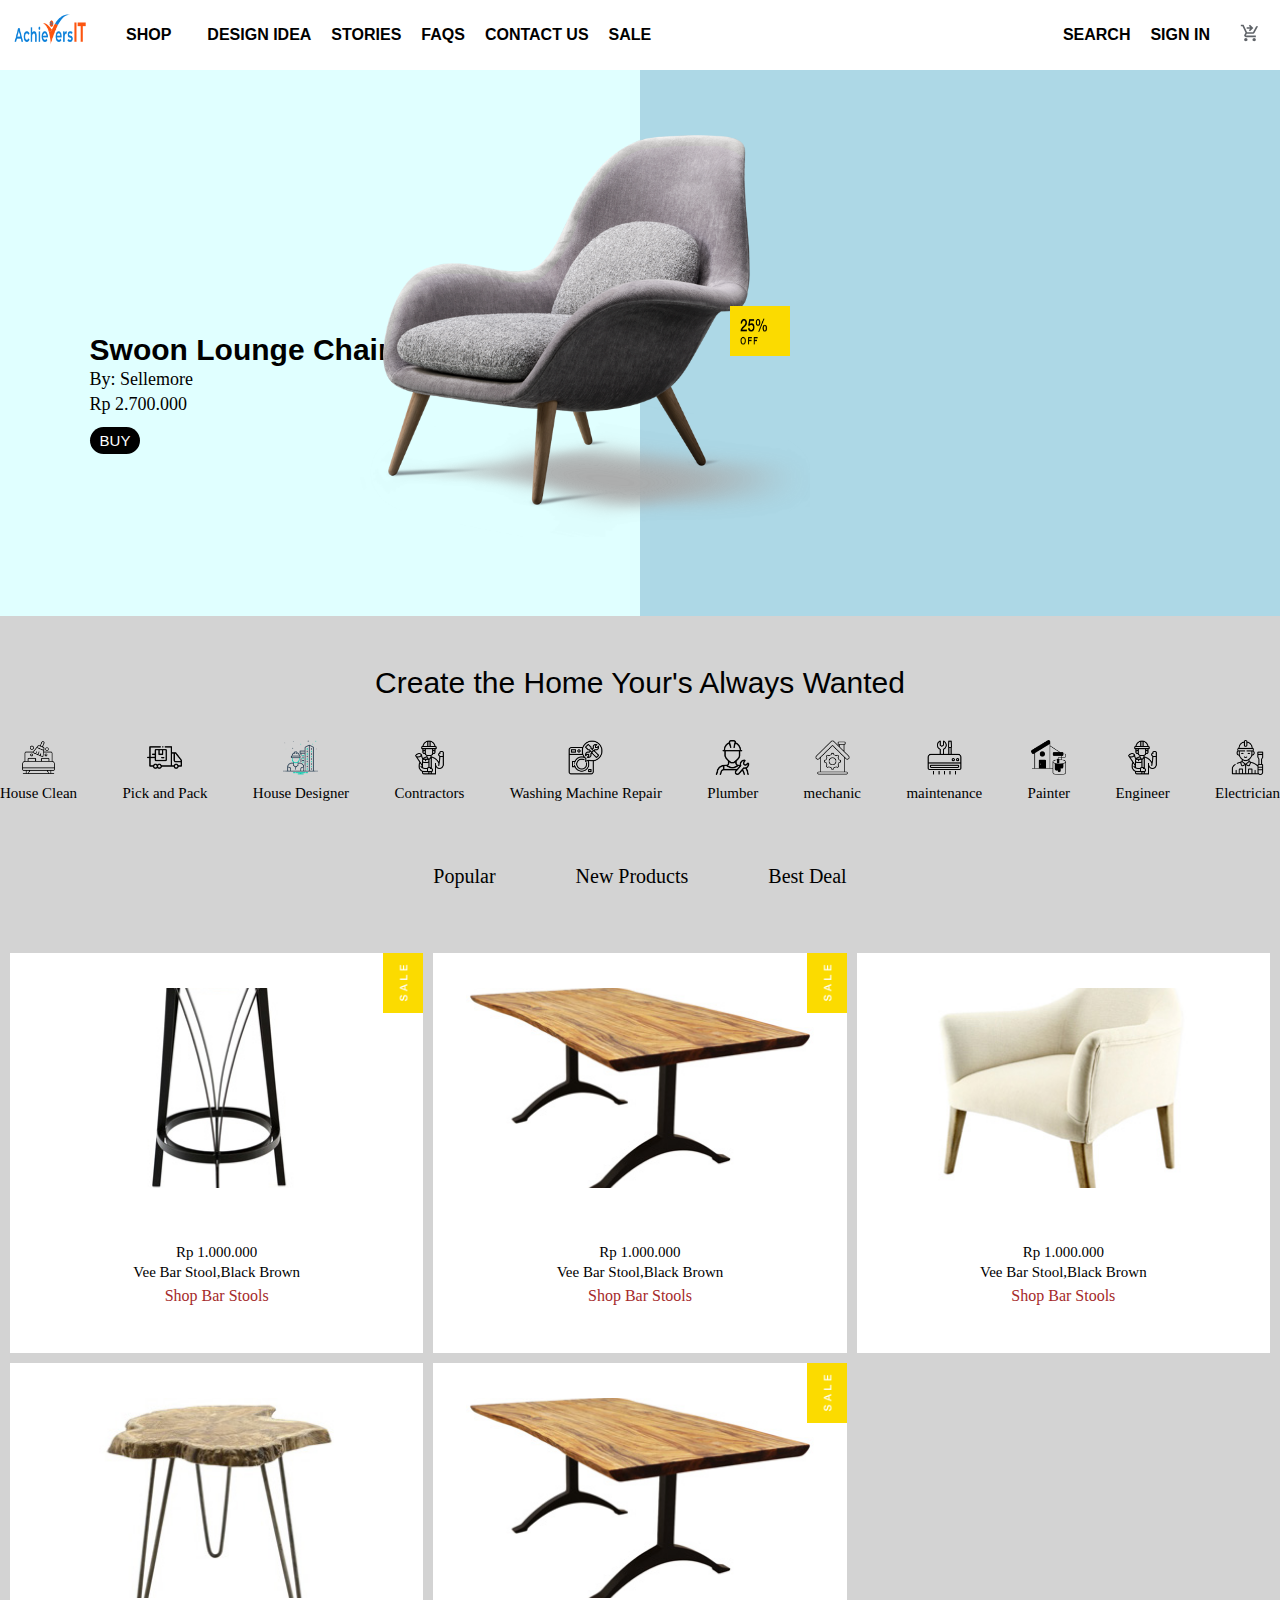
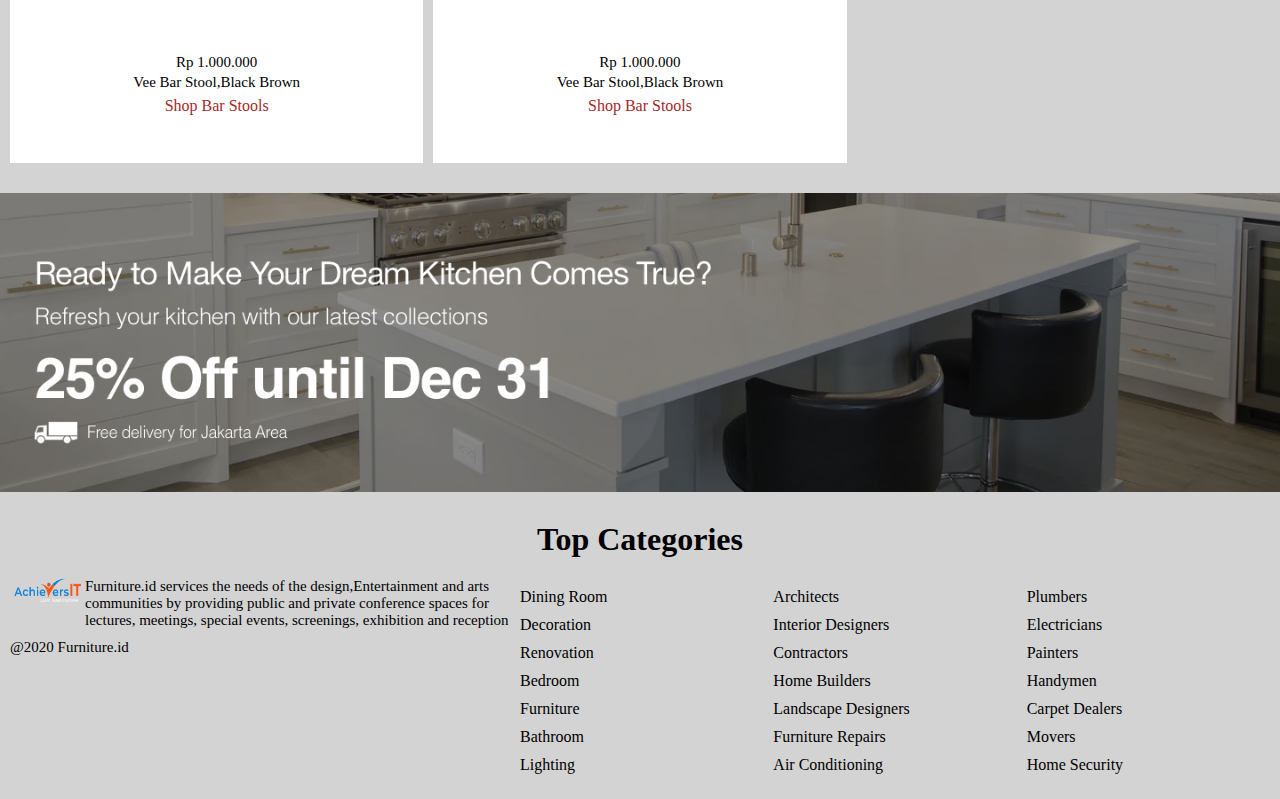
<file: index.html>
<!DOCTYPE html>
<html lang="en">
<head>
    <meta charset="UTF-8">
    <meta name="viewport" content="width=device-width, initial-scale=1.0">
    <title>Furniture Shop</title>
    <link rel="stylesheet" href="index.css">
</head>
<body>
    <nav>
        <ul>
            <li><a href="https://pattirukmangada.github.io/Furniture/"><img src="./Images/logo.png" alt="nav-bar-icon"></a></li>
            <div class="dropdown">
                <button class="dropbtn"><li class="fa fa-caret-down"><a href="./Shop/shop.html">Shop</a></li></button>
                <div class="dropdown-content">
                    <a href="./Shop/shop.html">Furniture</a>
                    <a href="./Shop/shop.html">Bedding</a>
                    <a href="./Shop/shop.html">Lighting</a>
                    <a href="./Shop/shop.html">Pillow and Dector</a>
                    <a href="./Shop/shop.html">wall arts mirror</a>
                    <a href="./Shop/shop.html">Table Top</a>
                    <a href="./Shop/shop.html">Glassware</a>
                </div>
            </div>
            <li><a href="./Design Idea/Design.html">Design Idea</a></li>
            <li><a href="./Stories/storie.html">Stories</a></li>
            <li><a href="./FAQ/FAQ.html">FAQS</a></li>
            <li><a href="./Contact Us/contact us.html">Contact Us</a></li>
            <li><a href="#">Sale</a></li>
        </ul>
        <ul>
            <li><a href="#">Search</a></li>
            <li><a href="#">Sign In</a></li>
            <li class="cart-icon"><a href="#"><img src="./Images/cart.svg"></a></li>
        </ul>
    </nav>

    <div class="nav">
        <ul>
            <a href="https://pattirukmangada.github.io/Furniture/"><img src="./Images/logo.png" alt=""></a>
        </ul>
        <ul>
            <div class="dropdown">
                <button class="dropbtn"><li class="fa fa-caret-down">Shop</li></button>
                <div class="dropdown-content">
                    <a href="./Shop/shop.html">Furniture</a>
                    <a href="./Shop/shop.html">Bedding</a>
                    <a href="./Shop/shop.html">Lighting</a>
                    <a href="./Shop/shop.html">Pillow and Dector</a>
                    <a href="./Shop/shop.html">wall arts mirror</a>
                    <a href="./Shop/shop.html">Table Top</a>
                    <a href="./Shop/shop.html">Glassware</a>
                </div>
            </div>
            <li><a href="./Design Idea/Design.html">Design Idea</a></li>
            <li><a href="./Stories/storie.html">Stories</a></li>
            <li><a href="./FAQ/FAQ.html">FAQs</a></li>
            <li><a href="./Contact Us/contact us.html">Contact US</a></li>
            <li><a href="#">Sale</a></li>
        </ul>
    </div>

    <section>
        <div class="home-container">
            <div class="home-container-matter">
                <h1>Swoon Lounge Chair</h1>
                 <p>By: Sellemore</p>
                 <p>Rp 2.700.000</p>
                 <button>BUY</button>
            </div>
            <div class="banner-image">
                <img src="./Images/swoon.png" alt="banner-image">
                <div class="offer">
                    <img src="./Images/discount25.png" alt="discount-image">
                </div>
            </div>
        </div>
    </section>
    
    <div class="coursouel">
        <h1>
            Create the Home Your's Always Wanted
        </h1>
        <div class="row">
            <div class="image">
                <img src="./Images/icon/bed-furniture.png" alt="aircon-icon">
                <p>House Clean</p>
            </div>
            <div class="image">
                <img src="./Images/icon/delivery-truck.png" alt="arsitek_icon">
                <p>Pick and Pack</p>
            </div>
            <div class="image">
                <img src="./Images/icon/designer.png" alt="carpet_dealers_icon">
                <p>House Designer</p>
            </div>
            <div class="image">
                <img src="./Images/icon/engineer.png" alt="contractors_icon">
                <p>Contractors</p>
            </div>
            <div class="image">
                <img src="./Images/icon/washing-machine.png" alt="furniture_repairs_icon">
                <p>Washing Machine Repair</p>
            </div>
            <div class="image">
                <img src="./Images/icon/plumber.png" alt="home_builders_icon">
                <p>Plumber</p>
            </div>
            <div class="image">
                <img src="./Images/icon/mechanical.png" alt="interior_designer_icon">
                <p>mechanic</p>
            </div>
            <div class="image">
                <img src="./Images/icon/maintenance.png" alt="landscape_designer_icon">
                <p>maintenance</p>
            </div>
            <div class="image">
                <img src="./Images/icon/home-painting.png" alt="plumbers_icon">
                <p>Painter</p>
            </div>
            <div class="image">
                <img src="./Images/icon/engineer.png" alt="aircon-icon">
                <p>Engineer</p>
            </div>
            <div class="image">
                <img src="./Images/icon/electrician.png" alt="Aircon">
                <p>Electrician</p>
            </div>
        </div>
    </div>

    <div class="products">
        <div class="products-row">
            <ul>
                <li><a href="#">Popular</a></li>
                <li><a href="#">New Products</a></li>
                <li><a href="#">Best Deal</a></li>
            </ul>
        </div>
        <div class="products-container">
            <div class="product-card">
                <img src="./Images/table images/stool1.jpg" alt="product-image-1">
                <p>Rp 1.000.000</p>
                <p>Vee Bar Stool,Black Brown</p>
                <a href="#">Shop Bar Stools</a>
                <div class="side-badge">
                    <img src="./Images/table images/sale_badge.png" alt="product-image-1">
                </div>
            </div>
            <div class="product-card">
                <img src="./Images/table images/table.jpg" alt="product-image-1">
                <p>Rp 1.000.000</p>
                <p>Vee Bar Stool,Black Brown</p>
                <a href="#">Shop Bar Stools</a>
                <div class="side-badge">
                    <img src="./Images/table images/sale_badge.png" alt="product-image-1">
                </div>
            </div>
            <div class="product-card">
                <img src="./Images/table images/vintage.jpg" alt="product-image-1">
                <p>Rp 1.000.000</p>
                <p>Vee Bar Stool,Black Brown</p>
                <a href="#">Shop Bar Stools</a>
            </div>
            <div class="product-card">
                <img src="./Images/table images/side_table.jpg" alt="product-image-1">
                <p>Rp 1.000.000</p>
                <p>Vee Bar Stool,Black Brown</p>
                <a href="#">Shop Bar Stools</a>
            </div>
            <div class="product-card">
                <img src="./Images/table images/table.jpg" alt="product-image-1">
                <p>Rp 1.000.000</p>
                <p>Vee Bar Stool,Black Brown</p>
                <a href="#">Shop Bar Stools</a>
                <div class="side-badge">
                    <img src="./Images/table images/sale_badge.png" alt="product-image-1">
                </div>
            </div>
        </div>
    </div>
    <div class="banner-footer">
        <div class="laptop">
            <img src="./Images/banner_full_width.png" alt="arrow-left">
        </div>
        <div class="mobile">
            <img src="./Images/banner_full_width_mobile.jpg" alt="arrow-left">
        </div>
    </div>

    <footer>
        <div class="footer-details">
            <h1>Top Categories</h1>
            <div class="container-footer">
                <div class="left-banner">
                    <div class="col-banner">
                        <img src="./Images/logo.png">
                        <p>Furniture.id services the needs of the design,Entertainment and arts communities by providing public and private conference spaces for lectures, meetings, special events, screenings, exhibition and reception</p>
                    </div>
                    <div class="copy-right">
                        @2020 Furniture.id
                    </div>
                </div>
               <div class="col">
                <ol>
                    <li>Dining Room</li>
                    <li>Decoration</li>
                    <li>Renovation</li>
                    <li>Bedroom</li>
                    <li>Furniture</li>
                    <li>Bathroom</li>
                    <li>Lighting</li>
                </ol>
               </div>
               <div class="col">
                <ol>
                    <li>Architects</li>
                    <li>Interior Designers</li>
                    <li>Contractors</li>
                    <li>Home Builders</li>
                    <li>Landscape Designers</li>
                    <li>Furniture Repairs</li>
                    <li>Air Conditioning</li>
                </ol>
               </div>
               <div class="col">
                <ol>
                    <li>Plumbers</li>
                    <li>Electricians</li>
                    <li>Painters</li>
                    <li>Handymen</li>
                    <li>Carpet Dealers</li>
                    <li>Movers</li>
                    <li>Home Security</li>
                </ol>
               </div>
            </div>
        </div>
    </footer>
</body>
</html>
</file>
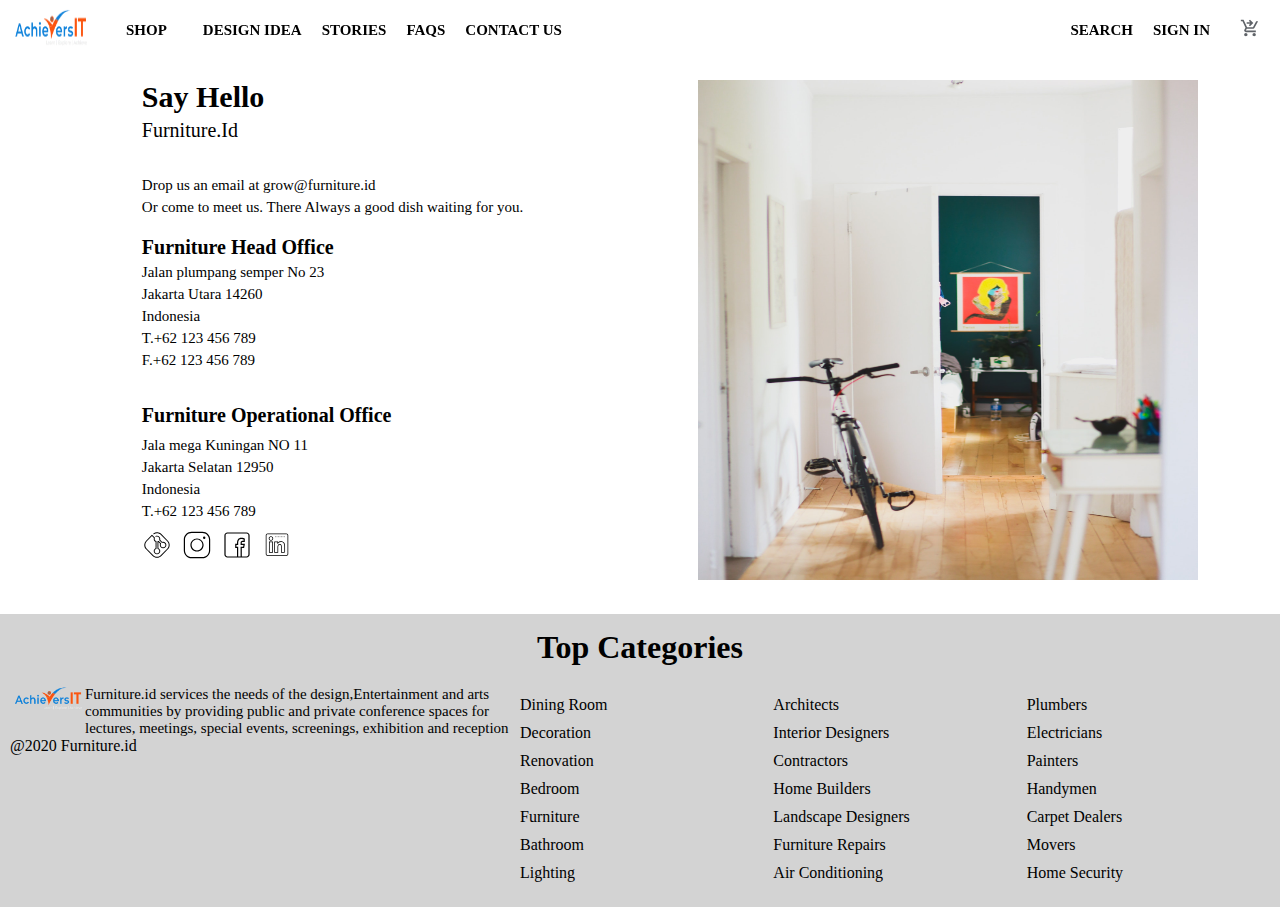
<file: Contact Us/contact us.html>
<!DOCTYPE html>
<html lang="en">
<head>
    <meta charset="UTF-8">
    <meta name="viewport" content="width=device-width, initial-scale=1.0">
    <title>Contact Us</title>
    <link rel="stylesheet" href="contact us.css">
</head>
<body>
    <nav>
        <ul>
            <li><a href="https://pattirukmangada.github.io/Furniture/"><img src="./images/achiversit logo.jpg" alt="nav-bar-icon"></a></li>
            <div class="dropdown">
                <button class="dropbtn"><li class="fa fa-caret-down"><a href="../Shop/product.html">Shop</a></li></button>
                <div class="dropdown-content">
                    <a href="../Shop/shop.html">Furniture</a>
                    <a href="../Shop/shop.html">Bedding</a>
                    <a href="../Shop/shop.html">Lighting</a>
                    <a href="../Shop/shop.html">Pillow and Dector</a>
                    <a href="../Shop/shop.html">wall arts mirror</a>
                    <a href="../Shop/shop.html">Table Top</a>
                    <a href="../Shop/shop.html">Glassware</a>
                </div>
            </div>
            <li><a href="../Design Idea/Design.html">Design Idea</a></li>
            <li><a href="../Stories/storie.html">Stories</a></li>
            <li><a href="../FAQ/FAQ.html">FAQS</a></li>
            <li><a href="./contact us.html">Contact Us</a></li>
        </ul>
        <ul>
            <li><a href="#">Search</a></li>
            <li><a href="#">Sign In</a></li>
            <li class="cart-icon"><a href="#"><img src="./images/cart.svg"></a></li>
        </ul>
    </nav>

    <div class="nav">
        <ul>
            <a href="https://pattirukmangada.github.io/Furniture/"><img src="./images/achiversit logo.jpg" alt=""></a>
        </ul>
        <ul>
            <div class="dropdown">
                <button class="dropbtn"><li class="fa fa-caret-down">Shop</li></button>
                <div class="dropdown-content">
                    <a href="../Shop/shop.html">Furniture</a>
                    <a href="../Shop/shop.html">Bedding</a>
                    <a href="../Shop/shop.html">Lighting</a>
                    <a href="../Shop/shop.html">Pillow and Dector</a>
                    <a href="../Shop/shop.html">wall arts mirror</a>
                    <a href="../Shop/shop.html">Table Top</a>
                    <a href="../Shop/shop.html">Glassware</a>
                </div>
            </div>
            <li><a href="../Design Idea/Design.html">Design Idea</a></li>
            <li><a href="../Stories/storie.html">Stories</a></li>
            <li><a href="../FAQ/FAQ.html">FAQs</a></li>
            <li><a href="../Contact Us/contact us.html">Contact US</a></li>
        </ul>
    </div>




    <section>
        <div class="container">
            <div class="container-1">
               <div class="heading-1">
                <h1>Say Hello</h1>
                <h6>Furniture.Id</h6>
               </div>
               <div class="heading-content-1">
                <p>Drop us an email at grow@furniture.id</p>
                <p>Or come to meet us. There Always a good dish waiting for you.</p>
               </div>
               <div class="heading-2">
                <h3>Furniture Head Office</h3>
                <p>Jalan plumpang semper No 23</p>
                <p>Jakarta Utara 14260</p>
                <p>Indonesia</p>
                <p>T.+62 123 456 789</p>
                <p>F.+62 123 456 789</p>
               </div>
               <div class="heading-3">
                <h3>Furniture Operational Office</h3>
                <p>Jala mega Kuningan NO 11</p>
                <p>Jakarta Selatan 12950</p>
                <p>Indonesia</p>
                <p>T.+62 123 456 789</p>
               </div>
               <div class="social-media-link">
                <ul>
                    <li><a href="#"><svg xmlns="http://www.w3.org/2000/svg" x="0px" y="0px" width="64" height="64" viewBox="0 0 64 64">
                        <path d="M 31.949219 4.9355469 C 29.311369 4.9445568 26.674151 5.7396522 24.423828 7.3222656 A 1.0001 1.0001 0 1 0 25.576172 8.9570312 C 29.936577 5.8904332 35.994776 6.2994642 39.902344 10.207031 L 53.787109 24.095703 C 58.161991 28.470585 58.161991 35.531368 53.787109 39.90625 L 39.900391 53.792969 C 35.525509 58.167851 28.464726 58.167851 24.089844 53.792969 L 10.212891 39.916016 C 5.8398007 35.542006 5.8360721 28.482174 10.208984 24.107422 A 1.0001 1.0001 0 0 0 10.220703 24.095703 L 21.267578 12.683594 L 25.458984 16.873047 C 25.234481 17.556259 24.998047 18.24073 24.998047 19 C 24.998047 21.767393 26.655107 24.10147 28.998047 25.234375 L 28.998047 38.763672 C 26.654708 39.896008 24.998047 42.230654 24.998047 44.998047 C 24.998047 48.851544 28.143512 51.998047 31.998047 51.998047 C 35.852582 51.998047 38.998047 48.851544 38.998047 44.998047 C 38.998047 42.229828 37.342119 39.896159 34.998047 38.763672 L 34.998047 25.740234 L 38.671875 29.414062 C 38.336279 30.232352 38 31.063611 38 32 C 38 35.853497 41.145465 39 45 39 C 48.854535 39 52 35.853497 52 32 C 52 28.146503 48.854535 25 45 25 C 44.331056 25 43.720945 25.191029 43.109375 25.367188 L 38.625 20.882812 C 38.803914 20.277189 39 19.674862 39 19 C 39 15.146503 35.854535 12 32 12 C 30.97303 12 29.998115 12.22793 29.123047 12.623047 A 1.0001 1.0001 0 1 0 29.945312 14.445312 C 30.576244 14.160431 31.26697 14 32 14 C 34.773465 14 37 16.227497 37 19 C 37 19.648228 36.863773 20.263771 36.626953 20.851562 A 1.0001 1.0001 0 0 0 36.847656 21.933594 L 42.056641 27.142578 A 1.0001 1.0001 0 0 0 43.136719 27.363281 C 43.714978 27.130639 44.341322 27 45 27 C 47.773465 27 50 29.227497 50 32 C 50 34.772503 47.773465 37 45 37 C 42.226535 37 40 34.772503 40 32 C 40 31.115913 40.229173 30.293799 40.630859 29.572266 A 1.0001 1.0001 0 0 0 40.464844 28.376953 L 35.613281 23.527344 A 1.0001 1.0001 0 0 0 34.421875 23.361328 C 34.170448 23.500913 33.920068 23.617727 33.664062 23.708984 A 1.0001 1.0001 0 0 0 32.998047 24.650391 L 32.998047 39.347656 A 1.0001 1.0001 0 0 0 33.666016 40.291016 C 35.605904 40.978181 36.998047 42.813703 36.998047 44.998047 C 36.998047 47.77055 34.771512 49.998047 31.998047 49.998047 C 29.224582 49.998047 26.998047 47.77055 26.998047 44.998047 C 26.998047 42.813703 28.392712 40.977146 30.332031 40.291016 A 1.0001 1.0001 0 0 0 30.998047 39.347656 L 30.998047 24.650391 A 1.0001 1.0001 0 0 0 30.332031 23.708984 C 28.392143 23.021819 26.998047 21.184344 26.998047 19 C 26.998047 18.26697 27.16043 17.576244 27.445312 16.945312 A 1.0001 1.0001 0 0 0 27.240234 15.826172 L 21.962891 10.550781 A 1.0001 1.0001 0 0 0 20.537109 10.560547 L 8.7949219 22.693359 C 3.6578346 27.832607 3.6599676 36.192087 8.796875 41.330078 A 1.0001 1.0001 0 0 0 8.7988281 41.330078 L 22.675781 55.207031 C 27.814899 60.346149 36.175335 60.346149 41.314453 55.207031 L 55.201172 41.320312 C 60.34029 36.181195 60.34029 27.820759 55.201172 22.681641 L 41.316406 8.7929688 C 39.02119 6.4977523 36.084214 5.2265552 33.078125 4.9804688 C 32.702364 4.9497079 32.326054 4.9342597 31.949219 4.9355469 z"></path>
                        </svg></a></li>
                    <li><a href="#"><svg xmlns="http://www.w3.org/2000/svg" x="0px" y="0px" width="50" height="50" viewBox="0 0 50 50">
                        <path d="M 16 3 C 8.8324839 3 3 8.8324839 3 16 L 3 34 C 3 41.167516 8.8324839 47 16 47 L 34 47 C 41.167516 47 47 41.167516 47 34 L 47 16 C 47 8.8324839 41.167516 3 34 3 L 16 3 z M 16 5 L 34 5 C 40.086484 5 45 9.9135161 45 16 L 45 34 C 45 40.086484 40.086484 45 34 45 L 16 45 C 9.9135161 45 5 40.086484 5 34 L 5 16 C 5 9.9135161 9.9135161 5 16 5 z M 37 11 A 2 2 0 0 0 35 13 A 2 2 0 0 0 37 15 A 2 2 0 0 0 39 13 A 2 2 0 0 0 37 11 z M 25 14 C 18.936712 14 14 18.936712 14 25 C 14 31.063288 18.936712 36 25 36 C 31.063288 36 36 31.063288 36 25 C 36 18.936712 31.063288 14 25 14 z M 25 16 C 29.982407 16 34 20.017593 34 25 C 34 29.982407 29.982407 34 25 34 C 20.017593 34 16 29.982407 16 25 C 16 20.017593 20.017593 16 25 16 z"></path>
                        </svg></a></li>
                    <li><a href="#"><svg xmlns="http://www.w3.org/2000/svg" x="0px" y="0px" width="50" height="50" viewBox="0 0 50 50">
                        <path d="M 9 4 C 6.2504839 4 4 6.2504839 4 9 L 4 41 C 4 43.749516 6.2504839 46 9 46 L 25.832031 46 A 1.0001 1.0001 0 0 0 26.158203 46 L 31.832031 46 A 1.0001 1.0001 0 0 0 32.158203 46 L 41 46 C 43.749516 46 46 43.749516 46 41 L 46 9 C 46 6.2504839 43.749516 4 41 4 L 9 4 z M 9 6 L 41 6 C 42.668484 6 44 7.3315161 44 9 L 44 41 C 44 42.668484 42.668484 44 41 44 L 33 44 L 33 30 L 36.820312 30 L 38.220703 23 L 33 23 L 33 21 C 33 20.442508 33.05305 20.398929 33.240234 20.277344 C 33.427419 20.155758 34.005822 20 35 20 L 38 20 L 38 14.369141 L 37.429688 14.097656 C 37.429688 14.097656 35.132647 13 32 13 C 29.75 13 27.901588 13.896453 26.71875 15.375 C 25.535912 16.853547 25 18.833333 25 21 L 25 23 L 22 23 L 22 30 L 25 30 L 25 44 L 9 44 C 7.3315161 44 6 42.668484 6 41 L 6 9 C 6 7.3315161 7.3315161 6 9 6 z M 32 15 C 34.079062 15 35.38736 15.458455 36 15.701172 L 36 18 L 35 18 C 33.849178 18 32.926956 18.0952 32.150391 18.599609 C 31.373826 19.104024 31 20.061492 31 21 L 31 25 L 35.779297 25 L 35.179688 28 L 31 28 L 31 44 L 27 44 L 27 28 L 24 28 L 24 25 L 27 25 L 27 21 C 27 19.166667 27.464088 17.646453 28.28125 16.625 C 29.098412 15.603547 30.25 15 32 15 z"></path>
                        </svg></a></li>
                    <li><a href="#"><svg xmlns="http://www.w3.org/2000/svg" x="0px" y="0px" width="80" height="80" viewBox="0 0 80 80">
                        <path d="M 15 9 C 12.25 9 10 11.25 10 14 L 10 64 C 10 66.75 12.25 69 15 69 L 65 69 C 67.75 69 70 66.75 70 64 L 70 14 C 70 11.25 67.75 9 65 9 Z M 15 11 L 65 11 C 66.667969 11 68 12.332031 68 14 L 68 64 C 68 65.667969 66.667969 67 65 67 L 15 67 C 13.332031 67 12 65.667969 12 64 L 12 14 C 12 12.332031 13.332031 11 15 11 Z M 23.902344 16.984375 C 20.601563 16.984375 17.90625 19.679688 17.90625 22.972656 C 17.90625 26.269531 20.601563 28.964844 23.902344 28.964844 C 27.195313 28.964844 29.886719 26.269531 29.886719 22.972656 C 29.886719 19.679688 27.195313 16.984375 23.902344 16.984375 Z M 36 17 C 35.449219 17 35 17.449219 35 18 C 35 18.550781 35.449219 19 36 19 C 36.550781 19 37 18.550781 37 18 C 37 17.449219 36.550781 17 36 17 Z M 40 17 C 39.449219 17 39 17.449219 39 18 C 39 18.550781 39.449219 19 40 19 C 40.550781 19 41 18.550781 41 18 C 41 17.449219 40.550781 17 40 17 Z M 44 17 C 43.449219 17 43 17.449219 43 18 C 43 18.550781 43.449219 19 44 19 C 44.550781 19 45 18.550781 45 18 C 45 17.449219 44.550781 17 44 17 Z M 48 17 C 47.449219 17 47 17.449219 47 18 C 47 18.550781 47.449219 19 48 19 C 48.550781 19 49 18.550781 49 18 C 49 17.449219 48.550781 17 48 17 Z M 52 17 C 51.449219 17 51 17.449219 51 18 C 51 18.550781 51.449219 19 52 19 C 52.550781 19 53 18.550781 53 18 C 53 17.449219 52.550781 17 52 17 Z M 56 17 C 55.449219 17 55 17.449219 55 18 C 55 18.550781 55.449219 19 56 19 C 56.550781 19 57 18.550781 57 18 C 57 17.449219 56.550781 17 56 17 Z M 60 17 C 59.449219 17 59 17.449219 59 18 C 59 18.550781 59.449219 19 60 19 C 60.550781 19 61 18.550781 61 18 C 61 17.449219 60.550781 17 60 17 Z M 23.902344 18.984375 C 26.109375 18.984375 27.886719 20.761719 27.886719 22.972656 C 27.886719 25.1875 26.109375 26.964844 23.902344 26.964844 C 21.679688 26.964844 19.90625 25.1875 19.90625 22.972656 C 19.90625 20.761719 21.679688 18.984375 23.902344 18.984375 Z M 50.101563 30.058594 C 46.9375 30.058594 44.507813 31.289063 42.84375 32.867188 L 42.84375 30.746094 L 32.597656 30.746094 L 32.597656 60.421875 L 43.191406 60.421875 L 43.191406 45.734375 C 43.191406 43.992188 43.390625 42.359375 43.96875 41.308594 C 44.550781 40.253906 45.375 39.625 47.351563 39.625 C 49.246094 39.625 49.851563 40.289063 50.3125 41.453125 C 50.773438 42.621094 50.824219 44.363281 50.824219 45.960938 L 50.824219 60.421875 L 60.421875 60.421875 L 60.421875 58.421875 L 61.421875 59.421875 L 61.421875 44.242188 C 61.421875 40.441406 61.046875 36.972656 59.375 34.324219 C 57.703125 31.671875 54.675781 30.058594 50.101563 30.058594 Z M 18.59375 30.746094 L 18.59375 60.421875 L 29.203125 60.421875 L 29.203125 30.746094 Z M 50.101563 32.058594 C 54.238281 32.058594 56.371094 33.308594 57.683594 35.390625 C 58.996094 37.46875 59.421875 40.585938 59.421875 44.242188 L 59.421875 58.421875 L 52.824219 58.421875 L 52.824219 45.960938 C 52.824219 44.351563 52.84375 42.417969 52.171875 40.71875 C 51.503906 39.023438 49.871094 37.625 47.351563 37.625 C 44.851563 37.625 43.097656 38.742188 42.21875 40.34375 C 41.339844 41.941406 41.191406 43.863281 41.191406 45.734375 L 41.191406 58.421875 L 34.597656 58.421875 L 34.597656 32.746094 L 40.84375 32.746094 L 40.84375 36.527344 L 42.566406 36.527344 L 42.847656 35.996094 C 43.820313 34.15625 46.28125 32.058594 50.101563 32.058594 Z M 20.59375 32.746094 L 27.203125 32.746094 L 27.203125 58.421875 L 20.59375 58.421875 Z"></path>
                        </svg></a></li>
                </ul>
               </div>
            </div>
            <div class="container-2">
                <img src="./images/contact.jpeg">
            </div>
        </div>
    </section>

    <footer>
        <div class="footer-details">
            <h1>Top Categories</h1>
            <div class="container-footer">
                <div class="left-banner">
                    <div class="col-banner">
                        <img src="./images/achiversit logo.jpg">
                        <p>Furniture.id services the needs of the design,Entertainment and arts communities by providing public and private conference spaces for lectures, meetings, special events, screenings, exhibition and reception</p>
                    </div>
                    <div class="copy-right">
                        @2020 Furniture.id
                    </div>
                </div>
               <div class="col">
                <ol>
                    <li>Dining Room</li>
                    <li>Decoration</li>
                    <li>Renovation</li>
                    <li>Bedroom</li>
                    <li>Furniture</li>
                    <li>Bathroom</li>
                    <li>Lighting</li>
                </ol>
               </div>
               <div class="col">
                <ol>
                    <li>Architects</li>
                    <li>Interior Designers</li>
                    <li>Contractors</li>
                    <li>Home Builders</li>
                    <li>Landscape Designers</li>
                    <li>Furniture Repairs</li>
                    <li>Air Conditioning</li>
                </ol>
               </div>
               <div class="col">
                <ol>
                    <li>Plumbers</li>
                    <li>Electricians</li>
                    <li>Painters</li>
                    <li>Handymen</li>
                    <li>Carpet Dealers</li>
                    <li>Movers</li>
                    <li>Home Security</li>
                </ol>
               </div>
            </div>
        </div>
    </footer>

</body>
</html>
</file>
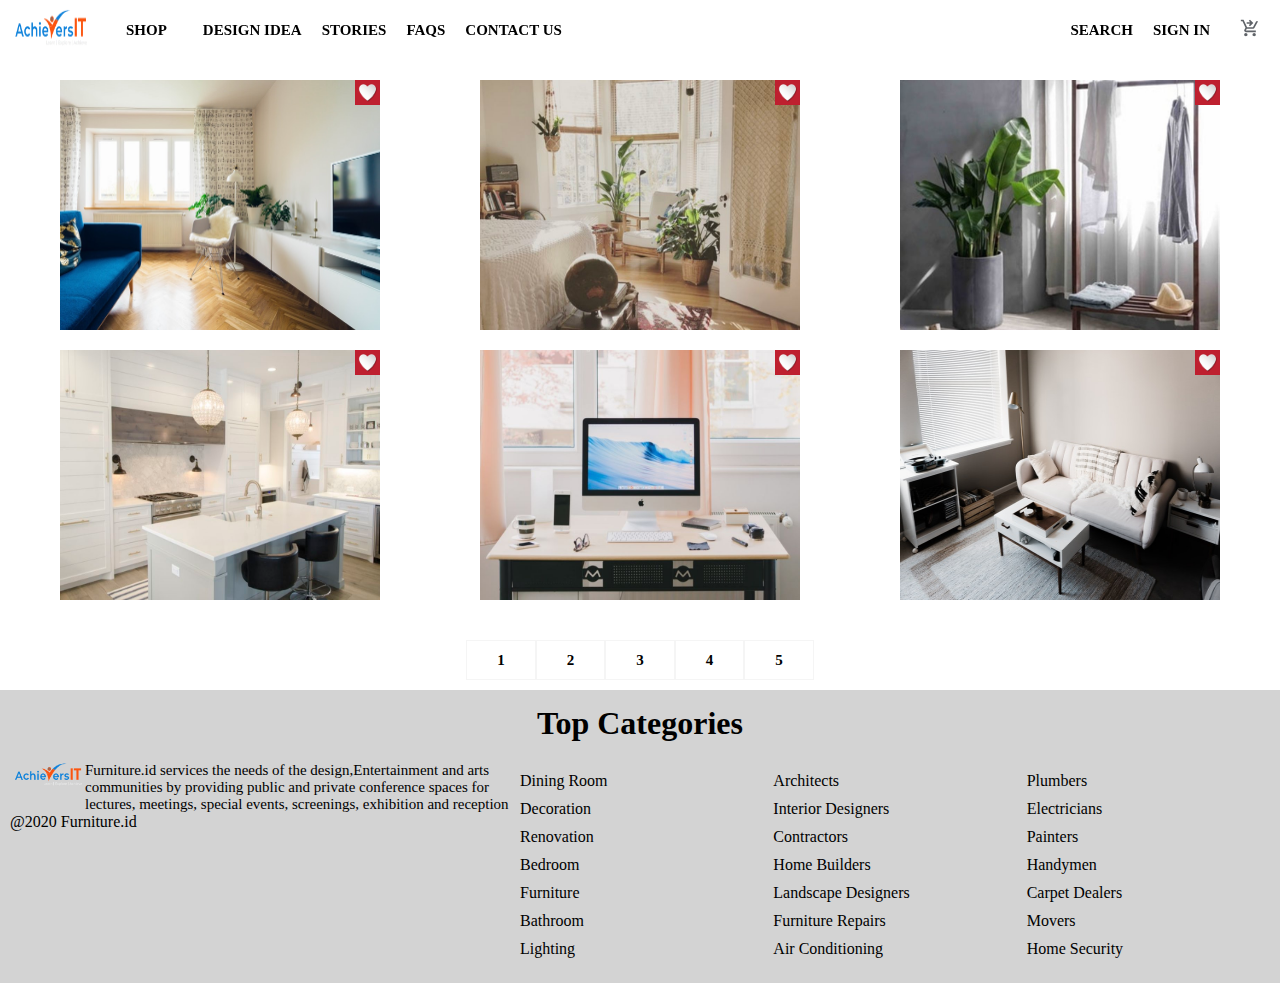
<file: Design Idea/Design.html>
<!DOCTYPE html>
<html lang="en">
<head>
    <meta charset="UTF-8">
    <meta name="viewport" content="width=device-width, initial-scale=1.0">
    <title>Design Idea</title>
    <link rel="stylesheet" href="Design.css">
</head>
<body>
    <nav>
        <ul>
            <li><a href="https://pattirukmangada.github.io/Furniture/"><img src="../Design Idea/images/achiversit logo.jpg" alt="nav-bar-icon"></a></li>
            <div class="dropdown">
                <button class="dropbtn"><li class="fa fa-caret-down"><a href="../Shop/shop.html">Shop</a></li></button>
                <div class="dropdown-content">
                    <a href="../Shop/shop.html">Furniture</a>
                    <a href="../Shop/shop.html">Bedding</a>
                    <a href="../Shop/shop.html">Lighting</a>
                    <a href="../Shop/shop.html">Pillow and Dector</a>
                    <a href="../Shop/shop.html">wall arts mirror</a>
                    <a href="../Shop/shop.html">Table Top</a>
                    <a href="../Shop/shop.html">Glassware</a>
                </div>
            </div>
            <li><a href="../Design Idea/Design.html">Design Idea</a></li>
            <li><a href="../Stories/storie.html">Stories</a></li>
            <li><a href="../FAQ/FAQ.html">FAQS</a></li>
            <li><a href="../Contact Us/contact us.html">Contact Us</a></li>
        </ul>
        <ul>
            <li><a href="#">Search</a></li>
            <li><a href="#">Sign In</a></li>
            <li class="cart-icon"><a href="#"><img src="../Design Idea/images/cart.svg"></a></li>
        </ul>
    </nav>

    <div class="nav">
        <ul>
            <a href="https://pattirukmangada.github.io/Furniture/"><img src="./images/achiversit logo.jpg" alt=""></a>
        </ul>
        <ul>
            <div class="dropdown">
                <button class="dropbtn"><li class="fa fa-caret-down">Shop</li></button>
                <div class="dropdown-content">
                    <a href="../Shop/shop.html">Furniture</a>
                    <a href="../Shop/shop.html">Bedding</a>
                    <a href="../Shop/shop.html">Lighting</a>
                    <a href="../Shop/shop.html">Pillow and Dector</a>
                    <a href="../Shop/shop.html">wall arts mirror</a>
                    <a href="../Shop/shop.html">Table Top</a>
                    <a href="../Shop/shop.html">Glassware</a>
                </div>
            </div>
            <li><a href="../Design Idea/Design.html">Design Idea</a></li>
            <li><a href="../Stories/storie.html">Stories</a></li>
            <li><a href="../FAQ/FAQ.html">FAQs</a></li>
            <li><a href="../Contact Us/contact us.html">Contact US</a></li>
        </ul>
    </div>

    <section>
        <div class="container">
            <div id="contain" class="parent">
                <img class="child-1" src="./images/1.jpeg" alt="Design Idea 1">
                <img class="child-2" src="./images/heart.jpg" alt="">
            </div>
            <div id="contain" class="parent">
                <img class="child-1" src="./images/2.jpg" alt="Design Idea 2">
                <img class="child-2" src="./images/heart.jpg" alt="">
            </div>
            <div id="contain" class="parent">
                <img class="child-1" src="./images/3.jpg" alt="Design Idea 3">
                <img class="child-2" src="./images/heart.jpg" alt="">
            </div>
            <div id="contain" class="parent">
                <img class="child-1" src="./images/4.jpg" alt="Design Idea 4">
                <img class="child-2" src="./images/heart.jpg" alt="">
            </div>
            <div id="contain" class="parent">
                <img class="child-1" src="./images/5.jpg" alt="Design Idea 5">
                <img class="child-2" src="./images/heart.jpg" alt="">
            </div>
            <div id="contain" class="parent">
                <img class="child-1" src="./images/6.jpeg" alt="Design Idea 6">
                <img class="child-2" src="./images/heart.jpg" alt="">
            </div>
        </div>
    </section>

    <div class="page-button">
        <ul>
            <li><a href="#">1</a></li>
            <li><a href="#">2</a></li>
            <li><a href="#">3</a></li>
            <li><a href="#">4</a></li>
            <li><a href="#">5</a></li>
        </ul>
    </div>

    <footer>
        <div class="footer-details">
            <h1>Top Categories</h1>
            <div class="container-footer">
                <div class="left-banner">
                    <div class="col-banner">
                        <img src="./images/achiversit logo.jpg">
                        <p>Furniture.id services the needs of the design,Entertainment and arts communities by providing public and private conference spaces for lectures, meetings, special events, screenings, exhibition and reception</p>
                    </div>
                    <div class="copy-right">
                        @2020 Furniture.id
                    </div>
                </div>
               <div class="col">
                <ol>
                    <li>Dining Room</li>
                    <li>Decoration</li>
                    <li>Renovation</li>
                    <li>Bedroom</li>
                    <li>Furniture</li>
                    <li>Bathroom</li>
                    <li>Lighting</li>
                </ol>
               </div>
               <div class="col">
                <ol>
                    <li>Architects</li>
                    <li>Interior Designers</li>
                    <li>Contractors</li>
                    <li>Home Builders</li>
                    <li>Landscape Designers</li>
                    <li>Furniture Repairs</li>
                    <li>Air Conditioning</li>
                </ol>
               </div>
               <div class="col">
                <ol>
                    <li>Plumbers</li>
                    <li>Electricians</li>
                    <li>Painters</li>
                    <li>Handymen</li>
                    <li>Carpet Dealers</li>
                    <li>Movers</li>
                    <li>Home Security</li>
                </ol>
               </div>
            </div>
        </div>
    </footer>
</body>
</html>
</file>
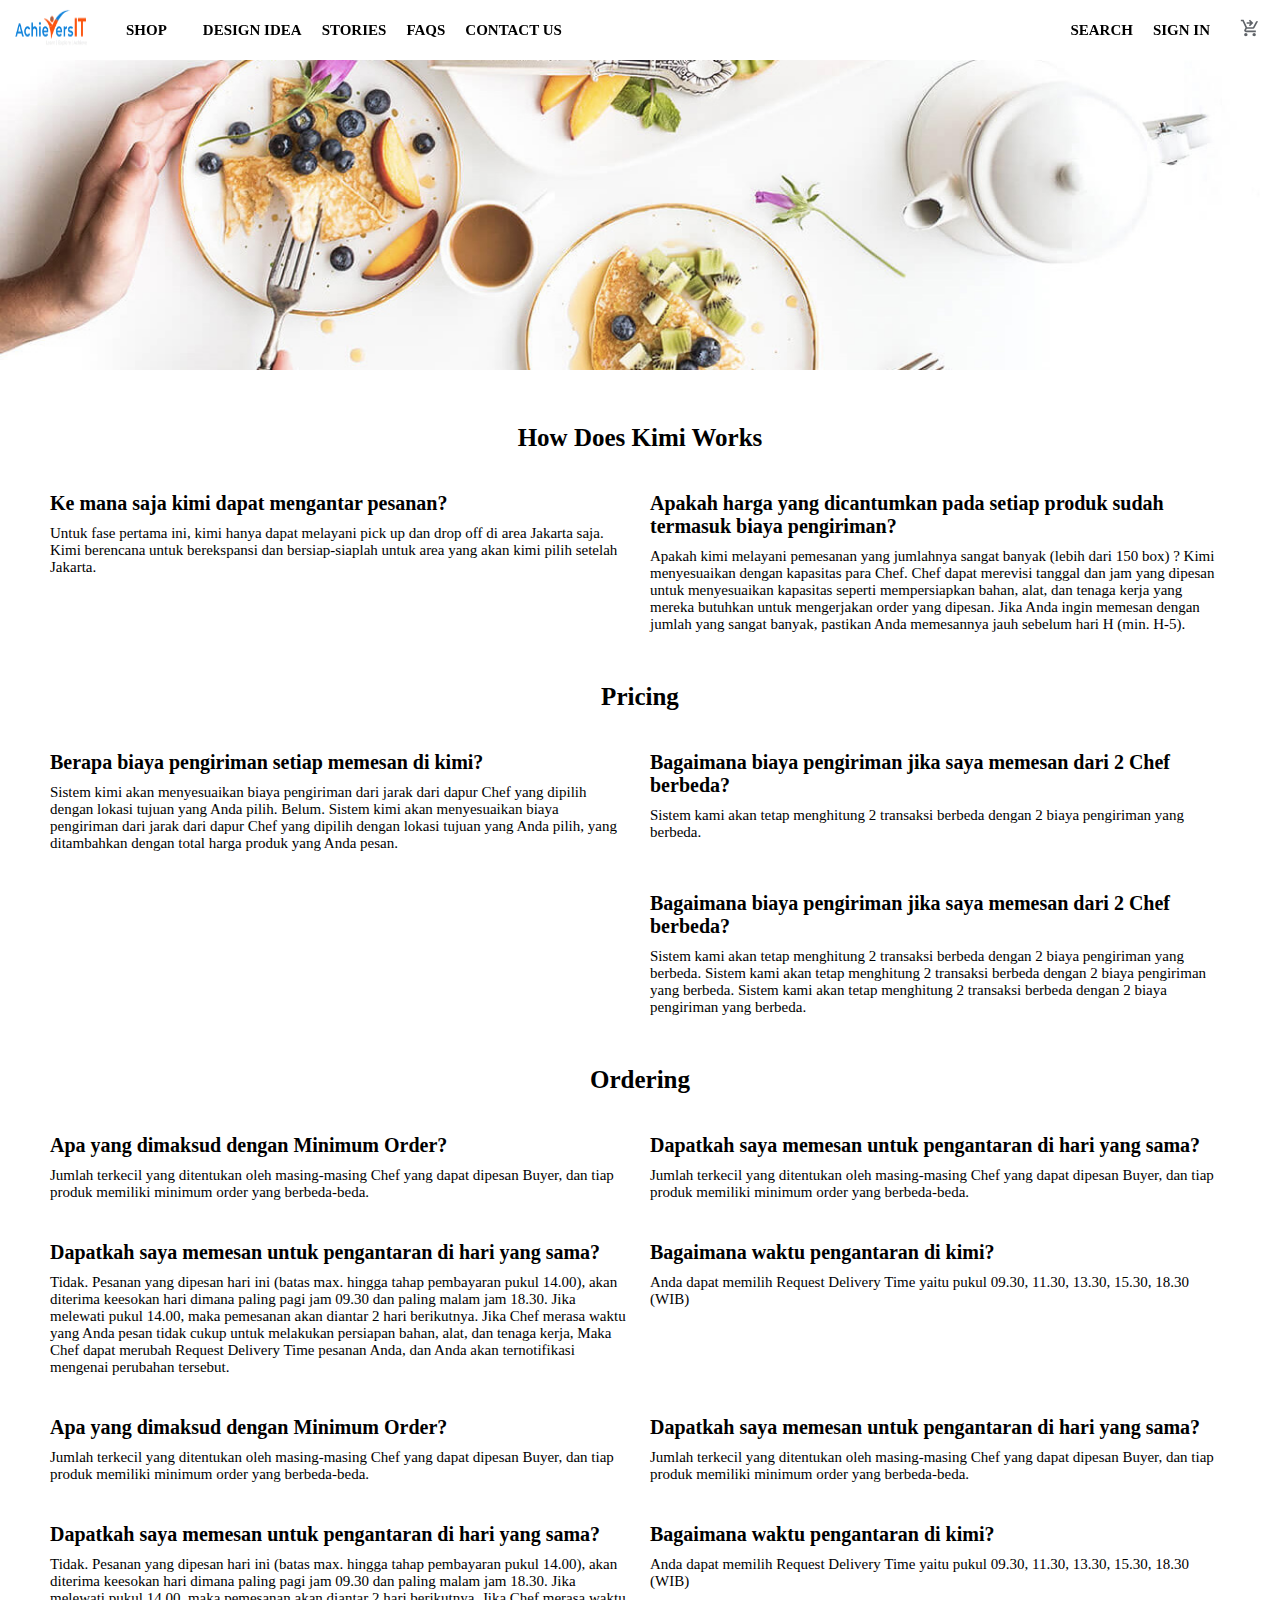
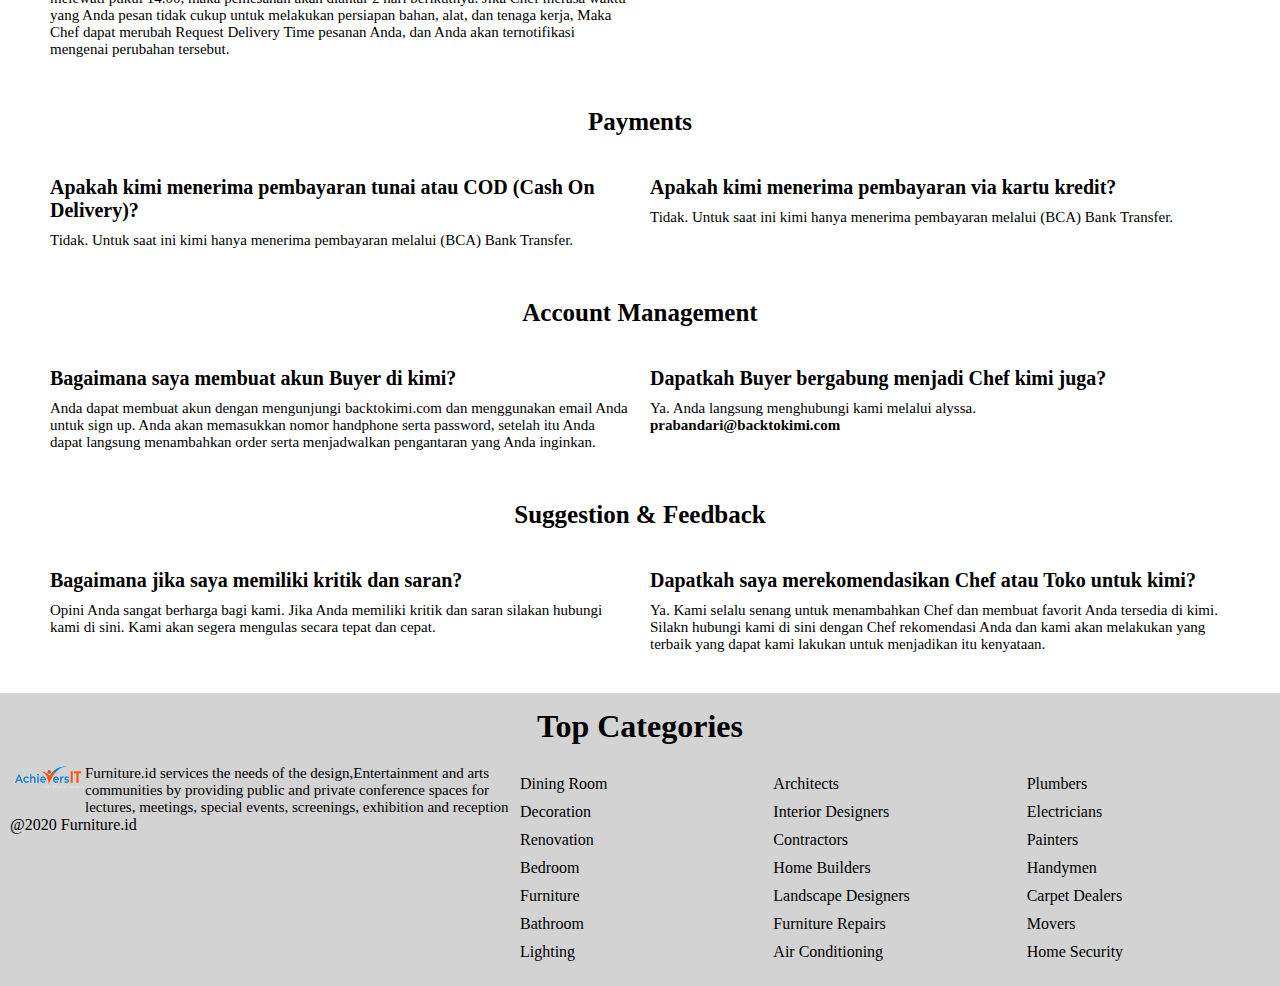
<file: FAQ/FAQ.html>
<!DOCTYPE html>
<html lang="en">
<head>
    <meta charset="UTF-8">
    <meta name="viewport" content="width=device-width, initial-scale=1.0">
    <title>Storie</title>
    <link rel="stylesheet" href="FAQ.css">
</head>
<body>
    <nav>
        <ul>
            <li><a href="https://pattirukmangada.github.io/Furniture/"><img src="./images/achiversit logo.jpg" alt="nav-bar-icon"></a></li>
            <div class="dropdown">
                <button class="dropbtn"><li class="fa fa-caret-down"><a href="../Shop/shop.html">Shop</a></li></button>
                <div class="dropdown-content">
                    <a href="../Shop/shop.html">Furniture</a>
                    <a href="../Shop/shop.html">Bedding</a>
                    <a href="../Shop/shop.html">Lighting</a>
                    <a href="../Shop/shop.html">Pillow and Dector</a>
                    <a href="../Shop/shop.html">wall arts mirror</a>
                    <a href="../Shop/shop.html">Table Top</a>
                    <a href="../Shop/shop.html">Glassware</a>
                </div>
            </div>
            <li><a href="../Design Idea/Design.html">Design Idea</a></li>
            <li><a href="../Stories/storie.html">Stories</a></li>
            <li><a href="../FAQ/FAQ.html">FAQS</a></li>
            <li><a href="../Contact Us/contact us.html">Contact Us</a></li>
        </ul>
        <ul>
            <li><a href="#">Search</a></li>
            <li><a href="#">Sign In</a></li>
            <li class="cart-icon"><a href="#"><img src="./images/cart.svg"></a></li>
        </ul>
    </nav>

    <div class="nav">
        <ul>
            <a href="https://pattirukmangada.github.io/Furniture/"><img src="./images/achiversit logo.jpg" alt=""></a>
        </ul>
        <ul>
            <div class="dropdown">
                <button class="dropbtn"><li class="fa fa-caret-down">Shop</li></button>
                <div class="dropdown-content">
                    <a href="../Shop/shop.html">Furniture</a>
                    <a href="../Shop/shop.html">Bedding</a>
                    <a href="../Shop/shop.html">Lighting</a>
                    <a href="../Shop/shop.html">Pillow and Dector</a>
                    <a href="../Shop/shop.html">wall arts mirror</a>
                    <a href="../Shop/shop.html">Table Top</a>
                    <a href="../Shop/shop.html">Glassware</a>
                </div>
            </div>
            <li><a href="../Design Idea/Design.html">Design Idea</a></li>
            <li><a href="../Stories/storie.html">Stories</a></li>
            <li><a href="../FAQ/FAQ.html">FAQs</a></li>
            <li><a href="../Contact Us/contact us.html">Contact US</a></li>
        </ul>
    </div>

    <section>
        <div class="banner">
            <img src="./images/birds-eye-1500w.jpg" alt="stories-image">
        </div>
        <div class="banner-content">
            <h1>How Does Kimi Works </h1>
            <div class="container">
                <div class="container-1">
                    <h6>Ke mana saja kimi dapat mengantar pesanan?</h6>
                    <p>Untuk fase pertama ini, kimi hanya dapat melayani pick up dan drop off di area Jakarta saja. Kimi berencana untuk berekspansi dan bersiap-siaplah untuk area yang akan kimi pilih setelah Jakarta.</p>
                </div>
                <div class="container-2">
                    <h6>Apakah harga yang dicantumkan pada setiap produk sudah termasuk biaya pengiriman?</h6>
                <p>Apakah kimi melayani pemesanan yang jumlahnya sangat banyak (lebih dari 150 box) ? Kimi menyesuaikan dengan kapasitas para Chef. Chef dapat merevisi tanggal dan jam yang dipesan untuk menyesuaikan kapasitas seperti mempersiapkan bahan, alat, dan tenaga kerja yang mereka butuhkan untuk mengerjakan order yang dipesan. Jika Anda ingin memesan dengan jumlah yang sangat banyak, pastikan Anda memesannya jauh sebelum hari H (min. H-5). </p>
                </div>
            </div>
            <h1>Pricing</h1>
            <div class="container">
               <div class="container-1">
                <h6>Berapa biaya pengiriman setiap memesan di kimi? </h6>
                <p>Sistem kimi akan menyesuaikan biaya pengiriman dari jarak dari dapur Chef yang dipilih dengan lokasi tujuan yang Anda pilih. 
                    Belum. Sistem kimi akan menyesuaikan biaya pengiriman dari jarak dari dapur Chef yang dipilih dengan lokasi tujuan yang Anda pilih, yang ditambahkan dengan total harga produk yang Anda pesan. 
                </p>
               </div>
                <div class="container-2">
                    <h6>Bagaimana biaya pengiriman jika saya memesan dari 2 Chef berbeda?</h6>
                <p>Sistem kami akan tetap menghitung 2 transaksi berbeda dengan 2 biaya pengiriman yang berbeda. </p>
                </div>
                <div class="container-1">

                   </div>
                    <div class="container-2">
                        <h6>Bagaimana biaya pengiriman jika saya memesan dari 2 Chef berbeda?</h6>
                    <p>Sistem kami akan tetap menghitung 2 transaksi berbeda dengan 2 biaya pengiriman yang berbeda. 
                        Sistem kami akan tetap menghitung 2 transaksi berbeda dengan 2 biaya pengiriman yang berbeda. 
                        Sistem kami akan tetap menghitung 2 transaksi berbeda dengan 2 biaya pengiriman yang berbeda. 
                    </p>
                    </div>
            </div>
            <h1>Ordering</h1>
            <div class="container">
                <div class="container-1">
                    <h6>Apa yang dimaksud dengan Minimum Order?</h6>
                    <p> Jumlah terkecil yang ditentukan oleh masing-masing Chef yang dapat dipesan Buyer, dan tiap produk memiliki minimum order yang berbeda-beda.</p>
                </div>
                <div class="container-2">
                    <h6>Dapatkah saya memesan untuk pengantaran di hari yang sama? </h6>
                    <p> Jumlah terkecil yang ditentukan oleh masing-masing Chef yang dapat dipesan Buyer, dan tiap produk memiliki minimum order yang berbeda-beda. </p>
                </div>
                <div class="container-1">
                    <h6>Dapatkah saya memesan untuk pengantaran di hari yang sama?</h6>
                    <p> Tidak. Pesanan yang dipesan hari ini (batas max. hingga tahap pembayaran pukul 14.00), akan diterima keesokan hari dimana paling pagi jam 09.30 dan paling malam jam 18.30. Jika melewati pukul 14.00, maka pemesanan akan diantar 2 hari berikutnya. Jika Chef merasa waktu yang Anda pesan tidak cukup untuk melakukan persiapan bahan, alat, dan tenaga kerja, Maka Chef dapat merubah Request Delivery Time pesanan Anda, dan Anda akan ternotifikasi mengenai perubahan tersebut. </p>
                </div>
                <div class="container-2">
                    <h6>Bagaimana waktu pengantaran di kimi?</h6>
                    <p>Anda dapat memilih Request Delivery Time yaitu pukul 09.30, 11.30, 13.30, 15.30, 18.30 (WIB) </p>
                </div>
                <div class="container-1">
                    <h6>Apa yang dimaksud dengan Minimum Order?</h6>
                    <p> Jumlah terkecil yang ditentukan oleh masing-masing Chef yang dapat dipesan Buyer, dan tiap produk memiliki minimum order yang berbeda-beda.</p>
                </div>
                <div class="container-2">
                    <h6>Dapatkah saya memesan untuk pengantaran di hari yang sama? </h6>
                    <p> Jumlah terkecil yang ditentukan oleh masing-masing Chef yang dapat dipesan Buyer, dan tiap produk memiliki minimum order yang berbeda-beda. </p>
                </div>
                <div class="container-1">
                    <h6>Dapatkah saya memesan untuk pengantaran di hari yang sama?</h6>
                    <p> Tidak. Pesanan yang dipesan hari ini (batas max. hingga tahap pembayaran pukul 14.00), akan diterima keesokan hari dimana paling pagi jam 09.30 dan paling malam jam 18.30. Jika melewati pukul 14.00, maka pemesanan akan diantar 2 hari berikutnya. Jika Chef merasa waktu yang Anda pesan tidak cukup untuk melakukan persiapan bahan, alat, dan tenaga kerja, Maka Chef dapat merubah Request Delivery Time pesanan Anda, dan Anda akan ternotifikasi mengenai perubahan tersebut. </p>
                </div>
                <div class="container-2">
                    <h6>Bagaimana waktu pengantaran di kimi?</h6>
                    <p>Anda dapat memilih Request Delivery Time yaitu pukul 09.30, 11.30, 13.30, 15.30, 18.30 (WIB) </p>
                </div>
            </div>
            <h1>Payments</h1>
            <div class="container">
                <div class="container-1">
                    <h6>Apakah kimi menerima pembayaran tunai atau COD (Cash On Delivery)?</h6>
                    <p>Tidak. Untuk saat ini kimi hanya menerima pembayaran melalui (BCA) Bank Transfer.</p>
                </div>
                <div class="container-2">
                    <h6>Apakah kimi menerima pembayaran via kartu kredit?</h6>
                    <p>Tidak. Untuk saat ini kimi hanya menerima pembayaran melalui (BCA) Bank Transfer. </p>
                </div>
            </div>
            <h1>Account Management</h1>
            <div class="container">
                <div class="container-1">
                    <h6>Bagaimana saya membuat akun Buyer di kimi? </h6>
                    <p>Anda dapat membuat akun dengan mengunjungi backtokimi.com dan menggunakan email Anda untuk sign up. Anda akan memasukkan nomor handphone serta password, setelah itu Anda dapat langsung menambahkan order serta menjadwalkan pengantaran yang Anda inginkan. </p>
                </div>
                <div class="container-2">
                    <h6>Dapatkah Buyer bergabung menjadi Chef kimi juga? </h6>
                    <p> Ya. Anda langsung menghubungi kami melalui alyssa.<br><strong>prabandari@backtokimi.com</strong> </p>
                </div>
            </div>
            <h1>Suggestion & Feedback </h1>
            <div class="container">
                <div class="container-1">
                    <h6>Bagaimana jika saya memiliki kritik dan saran?</h6>
                    <p> Opini Anda sangat berharga bagi kami. Jika Anda memiliki kritik dan saran silakan hubungi kami di sini. Kami akan segera mengulas secara tepat dan cepat. </p>
                </div>
                <div class="container-2">
                    <h6>Dapatkah saya merekomendasikan Chef atau Toko untuk kimi? </h6>
                    <p>Ya. Kami selalu senang untuk menambahkan Chef dan membuat favorit Anda tersedia di kimi. Silakn hubungi kami di sini dengan Chef rekomendasi Anda dan kami akan melakukan yang terbaik yang dapat kami lakukan untuk menjadikan itu kenyataan. </p>
                </div>
            </div>
        </div>
    </section>

    
    <footer>
        <div class="footer-details">
            <h1>Top Categories</h1>
            <div class="container-footer">
                <div class="left-banner">
                    <div class="col-banner">
                        <img src="./images/achiversit logo.jpg">
                        <p>Furniture.id services the needs of the design,Entertainment and arts communities by providing public and private conference spaces for lectures, meetings, special events, screenings, exhibition and reception</p>
                    </div>
                    <div class="copy-right">
                        @2020 Furniture.id
                    </div>
                </div>
               <div class="col">
                <ol>
                    <li>Dining Room</li>
                    <li>Decoration</li>
                    <li>Renovation</li>
                    <li>Bedroom</li>
                    <li>Furniture</li>
                    <li>Bathroom</li>
                    <li>Lighting</li>
                </ol>
               </div>
               <div class="col">
                <ol>
                    <li>Architects</li>
                    <li>Interior Designers</li>
                    <li>Contractors</li>
                    <li>Home Builders</li>
                    <li>Landscape Designers</li>
                    <li>Furniture Repairs</li>
                    <li>Air Conditioning</li>
                </ol>
               </div>
               <div class="col">
                <ol>
                    <li>Plumbers</li>
                    <li>Electricians</li>
                    <li>Painters</li>
                    <li>Handymen</li>
                    <li>Carpet Dealers</li>
                    <li>Movers</li>
                    <li>Home Security</li>
                </ol>
               </div>
            </div>
        </div>
    </footer>

</body>
</html>
</file>
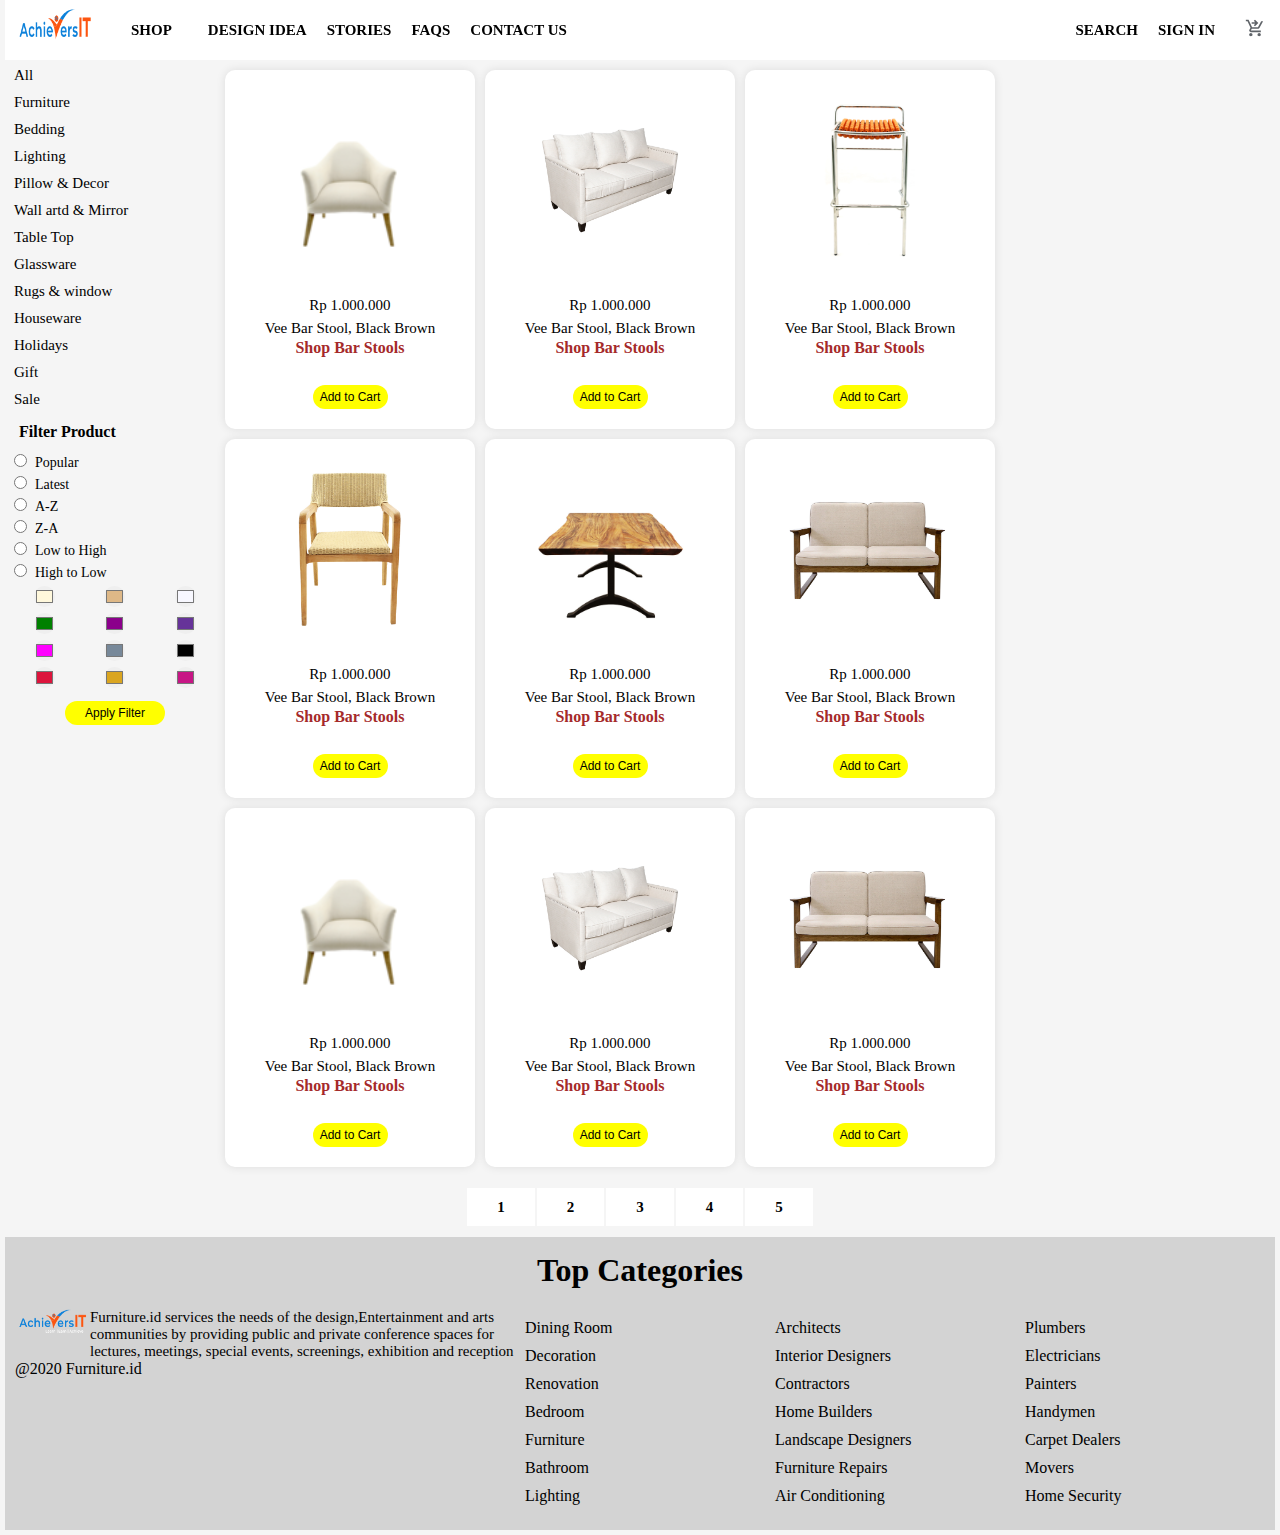
<file: Shop/shop.html>
<!DOCTYPE html>
<html lang="en">
<head>
    <meta charset="UTF-8">
    <meta name="viewport" content="width=device-width, initial-scale=1.0">
    <title>Shop</title>
    <link rel="stylesheet" href="shop.css">
</head>
<body>
    <nav>
        <ul>
            <li><a href="../index.html"><img src="./images/logo.png" alt="nav-bar-icon"></a></li>
            <div class="dropdown">
                <button class="dropbtn"><li class="fa fa-caret-down"><a href="./shop.html">Shop</a></li></button>
                <div class="dropdown-content">
                    <a href="./shop.html">Furniture</a>
                    <a href="./shop.html">Bedding</a>
                    <a href="./shop.html">Lighting</a>
                    <a href="./shop.html">Pillow and Dector</a>
                    <a href="./shop.html">wall arts mirror</a>
                    <a href="./shop.html">Table Top</a>
                    <a href="./shop.html">Glassware</a>
                </div>
            </div>
            <li><a href="../Design Idea/Design.html">Design Idea</a></li>
            <li><a href="../Stories/storie.html">Stories</a></li>
            <li><a href="../FAQ/">FAQS</a></li>
            <li><a href="../Contact Us/contact us.html ">Contact Us</a></li>
        </ul>
        <ul>
            <li><a href="#">Search</a></li>
            <li><a href="#">Sign In</a></li>
            <li class="cart-icon"><a href="#"><img src="../Contact Us/images/cart.svg"></a></li>
        </ul>
    </nav>

    <div class="nav">
        <ul>
            <a href="https://pattirukmangada.github.io/Furniture/"><img src="./images/logo.png" alt=""></a>
        </ul>
        <ul>
            <div class="dropdown">
                <button class="dropbtn"><li class="fa fa-caret-down">Shop</li></button>
                <div class="dropdown-content">
                    <a href="./shop.html">Furniture</a>
                    <a href="./shop.html">Bedding</a>
                    <a href="./shop.html">Lighting</a>
                    <a href="./shop.html">Pillow and Dector</a>
                    <a href="./shop.html">wall arts mirror</a>
                    <a href="./shop.html">Table Top</a>
                    <a href="./shop.html">Glassware</a>
                </div>
            </div>
            <li><a href="../Design Idea/Design.html">Design Idea</a></li>
            <li><a href="../Stories/storie.html">Stories</a></li>
            <li><a href="../FAQ/FAQ.html">FAQs</a></li>
            <li><a href="../Contact Us/contact us.html">Contact US</a></li>
        </ul>
    </div>

    <aside>
        <div class="side-bar">
            <ul>
                <li><a href="#">All</a></li>
                <li><a href="#">Furniture</a></li>
                <li><a href="#">Bedding</a></li>
                <li><a href="#">Lighting</a></li>
                <li><a href="#">Pillow & Decor</a></li>
                <li><a href="#">Wall artd & Mirror</a></li>
                <li><a href="#">Table Top</a></li>
                <li><a href="#">Glassware</a></li>
                <li><a href="#">Rugs & window</a></li>
                <li><a href="#">Houseware</a></li>
                <li><a href="#">Holidays</a></li>
                <li><a href="#">Gift</a></li>
                <li><a href="#">Sale</a></li>
                <p>Filter Product</p>
                <div class="radio-row">
                    <input type="radio" name="Filter-Product" id="popular" value="Popular">
                    <label for="popular">Popular</label>
                </div>
                <div class="radio-row">
                    <input type="radio" name="Filter-Product" id="Latest" value="Latest">
                    <label for="Latest">Latest</label>
                </div>
                <div class="radio-row">
                    <input type="radio" name="Filter-Product" id="A-Z" value="A-Z">
                <label for="A-Z">A-Z</label>
                </div>
                <div class="radio-row">
                    <input type="radio" name="Filter-Product" id="Z-A" value="Z-A">
                    <label for="Z-A">Z-A</label>
                </div>
                <div class="radio-row">
                    <input type="radio" name="Filter-Product" id="Low to High" value="Low to High">
                <label for="Low to High">Low to High</label>
                </div>
                <div class="radio-row">
                    <input type="radio" name="Filter-Product" id="High to Low" value="High to Low">
                    <label for="High to Low">High to Low</label>
                </div>
                <div class="color-select">
                    <input type="color" id="favcolor" name="favcolor" value="#FFF8DC">
                    <input type="color" id="favcolor" name="favcolor" value="#DEB887">
                    <input type="color" id="favcolor" name="favcolor" value="#F8F8FF">
                    <input type="color" id="favcolor" name="favcolor" value="#008000">
                    <input type="color" id="favcolor" name="favcolor" value="#8B008B">
                    <input type="color" id="favcolor" name="favcolor" value="#663399">
                    <input type="color" id="favcolor" name="favcolor" value="#FF00FF">
                    <input type="color" id="favcolor" name="favcolor" value="#778899">
                    <input type="color" id="favcolor" name="favcolor" value="#000000">
                    <input type="color" id="favcolor" name="favcolor" value="#DC143C">
                    <input type="color" id="favcolor" name="favcolor" value="#DAA520">
                    <input type="color" id="favcolor" name="favcolor" value="#C71585">
                </div>
            </ul>
            <div class="side-bar-button">
                <button>Apply Filter</button>
            </div>
        </div>
        <div class="product">
            <div class="product-card">
                <img src="./images/vintage-5a.png" alt="product-image-1">
                <div class="product-content">
                    <p>Rp 1.000.000</p>
                    <p>Vee Bar Stool, Black Brown</p>
                    <a href="#">Shop Bar Stools</a><br>
                    <button>Add to Cart</button>
                </div>
            </div>
            <div class="product-card">
                <img src="./images/3seat1.jpg" alt="product-image-1">
                <div class="product-content">
                    <p>Rp 1.000.000</p>
                    <p>Vee Bar Stool, Black Brown</p>
                    <a href="#">Shop Bar Stools</a><br>
                    <button>Add to Cart</button>
                </div>
            </div>
            <div class="product-card">
                <img src="./images/Accuhichair1a.jpg" alt="product-image-1">
                <div class="product-content">
                    <p>Rp 1.000.000</p>
                    <p>Vee Bar Stool, Black Brown</p>
                    <a href="#">Shop Bar Stools</a><br>
                    <button>Add to Cart</button>
                </div>
            </div>
            <div class="product-card">
                <img src="./images/scandy1.jpg" alt="product-image-1">
                <div class="product-content">
                    <p>Rp 1.000.000</p>
                    <p>Vee Bar Stool, Black Brown</p>
                    <a href="#">Shop Bar Stools</a><br>
                    <button>Add to Cart</button>
                </div>
            </div>
            <div class="product-card">
                <img src="./images/trembesi1.jpg" alt="product-image-1">
                <div class="product-content">
                    <p>Rp 1.000.000</p>
                    <p>Vee Bar Stool, Black Brown</p>
                    <a href="#">Shop Bar Stools</a><br>
                    <button>Add to Cart</button>
                </div>
            </div>
            <div class="product-card">
                <img src="./images/twoSeater1.jpg" alt="product-image-1">
                <div class="product-content">
                    <p>Rp 1.000.000</p>
                    <p>Vee Bar Stool, Black Brown</p>
                    <a href="#">Shop Bar Stools</a><br>
                    <button>Add to Cart</button>
                </div>
            </div>
            <div class="product-card">
                <img src="./images/vintage-5a.png" alt="product-image-1">
                <div class="product-content">
                    <p>Rp 1.000.000</p>
                    <p>Vee Bar Stool, Black Brown</p>
                    <a href="#">Shop Bar Stools</a><br>
                    <button>Add to Cart</button>
                </div>
            </div>
            <div class="product-card">
                <img src="./images/3seat1.jpg" alt="product-image-1">
                <div class="product-content">
                    <p>Rp 1.000.000</p>
                    <p>Vee Bar Stool, Black Brown</p>
                    <a href="#">Shop Bar Stools</a><br>
                    <button>Add to Cart</button>
                </div>
            </div>
            <div class="product-card">
                <img src="./images/twoSeater1.jpg" alt="product-image-1">
                <div class="product-content">
                    <p>Rp 1.000.000</p>
                    <p>Vee Bar Stool, Black Brown</p>
                    <a href="#">Shop Bar Stools</a><br>
                    <button>Add to Cart</button>
                </div>
            </div>
        </div>
        </div>
    </aside>

    <div class="page-button">
        <ul>
            <li><a href="#">1</a></li>
            <li><a href="#">2</a></li>
            <li><a href="#">3</a></li>
            <li><a href="#">4</a></li>
            <li><a href="#">5</a></li>
        </ul>
    </div>

    <footer>
        <div class="footer-details">
            <h1>Top Categories</h1>
            <div class="container-footer">
                <div class="left-banner">
                    <div class="col-banner">
                        <img src="./images/logo.png">
                        <p>Furniture.id services the needs of the design,Entertainment and arts communities by providing public and private conference spaces for lectures, meetings, special events, screenings, exhibition and reception</p>
                    </div>
                    <div class="copy-right">
                        @2020 Furniture.id
                    </div>
                </div>
               <div class="col">
                <ol>
                    <li>Dining Room</li>
                    <li>Decoration</li>
                    <li>Renovation</li>
                    <li>Bedroom</li>
                    <li>Furniture</li>
                    <li>Bathroom</li>
                    <li>Lighting</li>
                </ol>
               </div>
               <div class="col">
                <ol>
                    <li>Architects</li>
                    <li>Interior Designers</li>
                    <li>Contractors</li>
                    <li>Home Builders</li>
                    <li>Landscape Designers</li>
                    <li>Furniture Repairs</li>
                    <li>Air Conditioning</li>
                </ol>
               </div>
               <div class="col">
                <ol>
                    <li>Plumbers</li>
                    <li>Electricians</li>
                    <li>Painters</li>
                    <li>Handymen</li>
                    <li>Carpet Dealers</li>
                    <li>Movers</li>
                    <li>Home Security</li>
                </ol>
               </div>
            </div>
        </div>
    </footer>
</body>
</html>
</file>
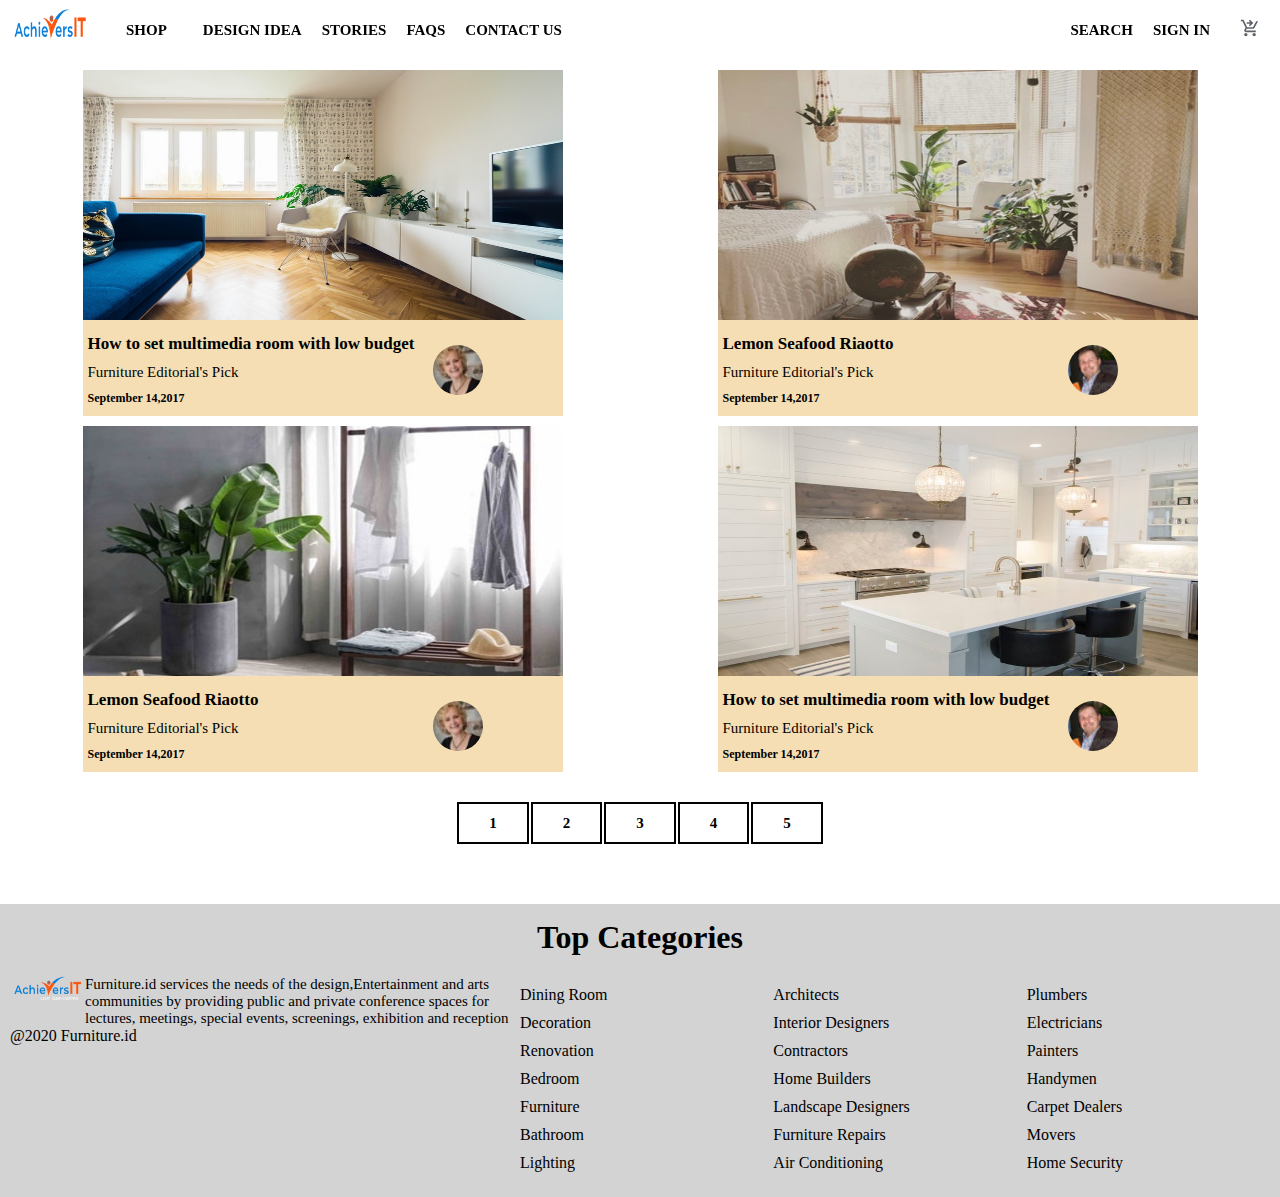
<file: Stories/storie.html>
<!DOCTYPE html>
<html lang="en">
<head>
    <meta charset="UTF-8">
    <meta name="viewport" content="width=device-width, initial-scale=1.0">
    <title>Stories</title>
    <link rel="stylesheet" href="storie.css">
</head>
<body>
    <nav>
        <ul>
            <li><a href="https://pattirukmangada.github.io/Furniture/"><img src="./images/logo.png" alt="nav-bar-icon"></a></li>
            <div class="dropdown">
                <button class="dropbtn"><li class="fa fa-caret-down"><a href="../Shop/shop.html">Shop</a></li></button>
                <div class="dropdown-content">
                    <a href="../Shop/shop.html">Furniture</a>
                    <a href="../Shop/shop.html">Bedding</a>
                    <a href="../Shop/shop.html">Lighting</a>
                    <a href="../Shop/shop.html">Pillow and Dector</a>
                    <a href="../Shop/shop.html">wall arts mirror</a>
                    <a href="../Shop/shop.html">Table Top</a>
                    <a href="../Shop/shop.html">Glassware</a>
                </div>
            </div>
            <li><a href="../Design Idea/Design.html">Design Idea</a></li>
            <li><a href="../Stories/storie.html">Stories</a></li>
            <li><a href="../FAQ/FAQ.html">FAQS</a></li>
            <li><a href="../Contact Us/contact us.html">Contact Us</a></li>
        </ul>
        <ul>
            <li><a href="#">Search</a></li>
            <li><a href="#">Sign In</a></li>
            <li class="cart-icon"><a href="#"><img src="../Design Idea/images/cart.svg"></a></li>
        </ul>
    </nav>

    <div class="nav">
        <ul>
            <a href="https://pattirukmangada.github.io/Furniture/"><img src="./images/logo.png" alt=""></a>
        </ul>
        <ul>
            <div class="dropdown">
                <button class="dropbtn"><li class="fa fa-caret-down">Shop</li></button>
                <div class="dropdown-content">
                    <a href="../Shop/shop.html">Furniture</a>
                    <a href="../Shop/shop.html">Bedding</a>
                    <a href="../Shop/shop.html">Lighting</a>
                    <a href="../Shop/shop.html">Pillow and Dector</a>
                    <a href="../Shop/shop.html">wall arts mirror</a>
                    <a href="../Shop/shop.html">Table Top</a>
                    <a href="../Shop/shop.html">Glassware</a>
                </div>
            </div>
            <li><a href="../Design Idea/Design.html">Design Idea</a></li>
            <li><a href="../Stories/storie.html">Stories</a></li>
            <li><a href="../FAQ/FAQ.html">FAQs</a></li>
            <li><a href="../Contact Us/contact us.html">Contact US</a></li>
        </ul>
    </div>

    <Section>
        <div class="container">
            <div class="container-1">
                <div id="container-id">
                    <img id="image" src="./images/1.jpeg" alt="">
                </div>
                <div class="container-content">
                    <div class="left">
                        <h1>How to set multimedia room with low budget</h1>
                        <h3>Furniture Editorial's Pick</h3>
                        <h6>September 14,2017</h6>
                    </div>
                    <div class="right">
                        <img src="./images/purplecherry.jpg" alt="">
                    </div>
                </div>
            </div>
            <div class="container-1">
                <div id="container-id">
                    <img id="image" src="./images/2.jpg" alt="">
                </div>
                <div class="container-content">
                    <div class="left">
                        <h1>Lemon Seafood Riaotto</h1>
                        <h3>Furniture Editorial's Pick</h3>
                        <h6>September 14,2017</h6>
                    </div>
                    <div class="right">
                        <img src="./images/cummingsarchitects.jpg" alt="">
                    </div>
                </div>
            </div>
            <div class="container-1">
                <div id="container-id">
                    <img id="image" src="./images/3.jpg" alt="">
                </div>
                <div class="container-content">
                    <div class="left">
                        <h1>Lemon Seafood Riaotto</h1>
                        <h3>Furniture Editorial's Pick</h3>
                        <h6>September 14,2017</h6>
                    </div>
                    <div class="right">
                        <img src="./images/purplecherry.jpg" alt="">
                    </div>
                </div>
            </div>
            <div class="container-1">
                <div id="container-id">
                    <img id="image" src="./images/4.jpg" alt="">
                </div>
                <div class="container-content">
                    <div class="left">
                        <h1>How to set multimedia room with low budget</h1>
                        <h3>Furniture Editorial's Pick</h3>
                        <h6>September 14,2017</h6>
                    </div>
                    <div class="right">
                        <img src="./images/cummingsarchitects.jpg" alt="">
                    </div>
                </div>
            </div>
        </div>
    </Section>

    <div class="page-link">
        <ul>
            <li><a href="#" >1</a></li>
            <li><a href="#" >2</a></li>
            <li><a href="#" >3</a></li>
            <li><a href="#" >4</a></li>
            <li><a href="#" >5</a></li>
        </ul>
    </div>

    <footer>
        <div class="footer-details">
            <h1>Top Categories</h1>
            <div class="container-footer">
                <div class="left-banner">
                    <div class="col-banner">
                        <img src="./images/logo.png">
                        <p>Furniture.id services the needs of the design,Entertainment and arts communities by providing public and private conference spaces for lectures, meetings, special events, screenings, exhibition and reception</p>
                    </div>
                    <div class="copy-right">
                        @2020 Furniture.id
                    </div>
                </div>
               <div class="col">
                <ol>
                    <li>Dining Room</li>
                    <li>Decoration</li>
                    <li>Renovation</li>
                    <li>Bedroom</li>
                    <li>Furniture</li>
                    <li>Bathroom</li>
                    <li>Lighting</li>
                </ol>
               </div>
               <div class="col">
                <ol>
                    <li>Architects</li>
                    <li>Interior Designers</li>
                    <li>Contractors</li>
                    <li>Home Builders</li>
                    <li>Landscape Designers</li>
                    <li>Furniture Repairs</li>
                    <li>Air Conditioning</li>
                </ol>
               </div>
               <div class="col">
                <ol>
                    <li>Plumbers</li>
                    <li>Electricians</li>
                    <li>Painters</li>
                    <li>Handymen</li>
                    <li>Carpet Dealers</li>
                    <li>Movers</li>
                    <li>Home Security</li>
                </ol>
               </div>
            </div>
        </div>
    </footer>
</body>
</html>
</file>
<file: index.css>
*{
    margin: 0;
    padding: 0;
    box-sizing: border-box;
}
body{
    background-color: lightgray;
    overflow-x: hidden;
}
.nav{
    display: none;
}
nav{
    display: flex;
    justify-content: space-between;
    align-items: center;
    width: 100%;
    height: 70px;
    position: fixed;
    top: 0;
    z-index: 1000;
    background-color: white;
    margin: 0 0;
    padding: 0 0;
    
}
.dropdown {
    float: left;
    overflow: hidden;
  }
  .dropdown .dropbtn {
    font-size: 15px;  
    font-weight: 700;
    text-transform: uppercase;
    border: none;
    outline: none;
    color: black;
    padding: 14px 16px;
    background-color: inherit;
    font-family: inherit;
    margin: 0;
  }
  .dropdown-content {
    display: none;
    position: absolute;
    background-color: #f9f9f9;
    min-width: 160px;
    box-shadow: 0px 8px 16px 0px rgba(0,0,0,0.2);
    z-index: 1;
  }
  
  .dropdown-content a {
    float: none;
    color: black;
    padding: 12px 16px;
    text-decoration: none;
    display: block;
    text-align: left;
    font-family:'Gill Sans', 'Gill Sans MT', Calibri, 'Trebuchet MS', sans-serif;
  }
  
  .dropdown-content a:hover {
    background-color:yellow;
  }
  
  .dropdown:hover .dropdown-content {
    display: block;
  }
nav ul{
    display: flex;
    justify-content: center;
    align-items: center;
    margin: 0 0;
    padding: 0 0;
}
nav ul li img{
    width: 80px;
    height: 40px;
}
.cart-icon img{
    width: 40px;
    height: 20px;
}
nav ul li{
    list-style: none;
    height: 100%;
    margin: 0 5px;
    padding: 0 5px;
    display: flex;
    align-items: center;
}
nav ul li a{
    text-decoration: none;
    color: black;
    font-size: 16px;
    font-weight: 700;
    font-family:'Gill Sans', 'Gill Sans MT', Calibri, 'Trebuchet MS', sans-serif;
    text-transform: uppercase;
}
nav ul li:hover{
    background-color: yellow;
    border-radius: 0px;
    height: 40px;
    display: flex;
    align-items: center;
    margin: 0 5px;
    padding: 0 5px;
}
.mobile{
    display: none;
}

.home-container{
    display: flex;
    width: 100%;
    height: 100%;
    background-image: linear-gradient(to right,lightcyan 50%,lightblue 50%);
}
.home-container-matter{
    position: absolute;
    width: fit-content;
    top: 37%;
    left: 7%;
}
.home-container h1{
    font-family:'Franklin Gothic Medium', 'Arial Narrow', Arial, sans-serif;
    font-size: 30px;
    font-weight: 700;
    color: black;
}
.home-container p{
    font-size: 18px;
    color: black;
    line-height: 25px;
}
.home-container button{
    padding: 5px 10px;
    font-size: 15px;
    background-color: black;
    color: white;
    border: none;
    border-radius: 25px;
    margin-top: 10px;
    cursor: pointer;
}
.home-container button:hover{
    background-color: yellow;
    color: black;
}
.banner-image img{
    width: 450px;
    height: 450x;
    position: relative;
    top: 22%;
    left: 80%;
    margin-bottom: 210px;
}
 .offer img{
    width: 60px;
    height: 50px;
    position: absolute;
    top: 34%;
    left: 730px;
 }
.coursouel{
    margin-top: 50px;
    height: 100%;
    /* border: 5px solid black; */

}
.coursouel h1{
    font-size: 30px;
    font-weight: 500;
    color: black;
    font-family: 'Lucida Sans', 'Lucida Sans Regular', 'Lucida Grande', 'Lucida Sans Unicode', Geneva, Verdana, sans-serif;
    text-align: center;
    margin-top: 10px;
}
.row{
    display: flex;
    justify-content: space-between;
    align-items: center;
    height: 100%;
    margin-top: 20px;
}
.image{
    width: auto;
    height: 30px;
    display: grid;
    justify-items: center;
    align-items: center;
    margin-top: 20px;
    margin-bottom: 50px;
}
.image img{
    width: 35px;
    height: 35px;
    margin: 0 auto;
}
.image p{
    font-size: 15px;
    font-weight: 500;
    color: black;
    margin-top: 10px;
    text-align: center;
}
.products{
    margin-top: 40px;
}
.products-row{
    display: flex;
    justify-content: center;
    align-items: center;
}
.products-row ul{
    display: flex;
    justify-content: space-between;
    list-style: none;
}
.products-row ul li{
    margin: 0 10px;
    padding: 5px;
    font-size: 20px;
    font-weight: 500;
    color: black;
}
.products-row ul a{
    text-decoration: none;
    color: black;
    margin: 0 25px;
}
.products-row ul li:hover{
    background-color: yellow;
    border-radius: 10px;
}
.products-container{
    display: grid;
    grid-template-columns: repeat(3,1fr);
    margin-top: 50px;
    margin-bottom: 20px;
    padding: 10px;
    justify-items: center;
    gap: 10px;
}
.product-card{
    position: relative;
    top: 0;
    width: 100%;
    height: 400px;
    background-color: white;
    padding: 25px;
}
.product-card img{
    position: relative;
    top: 0;
    width: 100%;
    height: 200px;
    object-fit: cover;
    margin-bottom: 50px;
    margin-top: 10px;
}
.product-card img:hover{
    width: 100%;
    transform: scale(1.1);
    transition: transform 0.5s;
}
.product-card p{
    color: black;
    text-align: center;
    font-size: 15px;
    line-height:20px;
}
.product-card a{
    display: flex;
    justify-content: center;
    align-items: center;
    color: brown;
    text-decoration: none;
    margin: 5px;
}
.side-badge{
    position: absolute;
    right: 0;
    top: -10px;
}
.side-badge img{
    width: 40px;
    height: 60px;
}
.banner-footer img{
    width:100%;
}
.copy-right{
    text-align: left;
    font-size: 15px;
    color: black;
    margin-top: 10px;
}

.footer-details{
    margin-top: 10px;
    padding: 5px 0;
    background-color: lightgray;
}
.footer-details h1{
    text-align: center;
    margin-top: 10px;
    margin-bottom: 10px;
}
.footer-details p{
    font-size: 15px;
    color: black;
    text-align: left;
}
.container-footer{
    display: grid;
    grid-template-columns: repeat(4, 1fr);
    padding: 10px;
}
.container-footer .col ol li{
    list-style: none;
    margin: 10px;
}
.col-banner{
    display:flex;
    flex-direction: row;width: 500px;
}
.col-banner img{
    width: 75px;
    height: 25px;
}


@media screen and (max-width:800px) {
    body{
        overflow-x: hidden;
    }
    .nav{
        display: none;
    }
    nav{  
        width: 100%;
        height: 70px;
        position: fixed;
        top: 0;
    }
    nav ul li a{
        font-size: 15px;
    }
    nav ul li img{
        width: 50px;
        height: 30px;
    }
    .mobile{
        display: none;
    }
    .home-container{
        margin-top: 70px;
        display: grid;
        width: 100%;
        height: fit-content;
        background-image: linear-gradient(to right,lightcyan 50% ,lightblue 50%);
    }
    .home-container-matter{
        position: absolute;
        top: 35%;
        left: 10%;
        width: fit-content;   
    }
    .banner-image{
        position: relative;
        width: fit-content;
        top: 22%;
        left: 3%;
    }
    .banner-image img{
        width: 250px;
        height: 250px;
        position: relative;
        width: fit-content;
        top: 0;
        left: 80%;
    }
    .offer img{
        width: 30px;
        height: 28px;
        position: absolute;
        top: 55px;
        width: fit-content;
        left: 440px;
    }
    .coursouel{
        width: 100vw;
    }
    .coursouel h1{
        font-size: 20px;
    }
    .row{
        display: grid;
        grid-template-columns: repeat(5,1fr);
        justify-items: center;
        align-items: center;
        height:auto;
        margin-top: 20px;
        padding: 0 0px;
        margin: 0 10px;
    }
    .image{
        width: auto;
        height: 30px;
        display: grid;
        justify-items: center;
        align-items: center;
        padding: 40px 10px;
    }
    .products-container{
        display: grid;
        grid-template-columns: repeat(2,1fr);
        margin-top: 10px;
        margin-bottom: 20px;
        padding: 10px;
        justify-items: center;
        align-items: center;
    }
    .footer-details h1{
        font-size: 15px;
    }
    .container-footer{
        display: grid;
        grid-template-columns: repeat(4, 1fr);
        width: 100vw;
    }
    .col-banner{
        display: flex;
        flex-direction: column;
        width: 300px;
    }
    .copy-right{
        font-size: 10px;
    }
    .col-banner p{
        font-size: 10px;
    }
    .col ol li{
        font-size: 10px;

    }
}

/* mobile view */
@media screen and (min-width:400px) and (max-width:650px) {
    nav{display: none;
    }
    body{
        overflow-x: hidden;
    }
    .nav{
        display: flex;
        justify-content: space-between;
        align-items: center;
        width: 100%;
        background-color: white;
        position: fixed;
        top: 0;
        z-index: 1000;
    }
    .nav img{
        width: 70px;
        height: 30px;
    }
    .nav ul{
        display: flex;
        justify-content: center;
        align-items: center;
    }
    .nav ul li{
        list-style: none;
        padding: 2px 5px;
    }
    .nav ul li a{
        text-decoration: none;
        color: black;
        font-size: 12px;
        font-weight: 700;
        font-family:'Gill Sans', 'Gill Sans MT', Calibri, 'Trebuchet MS', sans-serif;
        text-transform: uppercase;
    }
    .dropdown {
        float: left;
        overflow: hidden;
      }
      .dropdown .dropbtn {
        font-size: 12px;  
        font-weight: 700;
        font-family:'Gill Sans', 'Gill Sans MT', Calibri, 'Trebuchet MS', sans-serif;
        text-transform: uppercase;
        border: none;
        outline: none;
        color: black;
        padding: 10px 5px;
        background-color: inherit;
        margin: 0;
      }
      .dropdown-content {
        display: none;
        position: absolute;
        background-color: #f9f9f9;
        min-width: fit-content;
        box-shadow: 0px 8px 16px 0px rgba(0,0,0,0.2);
        z-index: 1;
      }
      
      .dropdown-content a {
        float: none;
        font-size: 10px;
        color: black;;
        padding: 12px 10px;
        text-decoration: none;
        display: block;
        text-align: center;
      }
      
      .dropdown-content a:hover {
        background-color: #ddd;
      }
      
      .dropdown:hover .dropdown-content {
        display: block;
      }
      .laptop{
        display: none;
      }
      .mobile{
        display: flex;

      }
    .home-container{
        margin-top: 0;
    }
    .home-container h1{
        font-size: 15px;
    }
    .home-container p{
        font-size: 10px;
        line-height: 10px;
    }
    .home-container-matter{
        position: absolute;
        top: 25%;
        left: 10%;
        width: fit-content;   
    }
    .banner-image{
        position: relative;
        width: fit-content;
        height: fit-content;
        top: 30%;
        left: 0%;
    }
    .banner-image img{
        width: 200px;
        height: 200px;
        position: relative;
        top: 0;
        left: 80%;
    }
    .offer img{
        width: 30px;
        height: 28px;
        position: absolute;
        top: 45px;
        width: fit-content;
        left: 320px;
    }
    .row{
        display: grid;
        grid-template-columns: repeat(4,1fr);
    }
    .products-container{
        display: grid;
        grid-template-columns: repeat(1,1fr);
    }
    .products-row a{
        font-size: 10px;

    }
    .container-footer{
        display: grid;
        grid-template-columns: repeat(4, 1fr);
        width: 100vw;
    }
    .col-banner{
        display: flex;
        flex-direction: column;
        width: 160px;
    }
    .copy-right{
        font-size: 10px;
    }
    .col-banner p{
        font-size: 10px;
    }
    .col ol li{
        font-size: 10px;

    }
    .home-container-matter button{
        background-color: yellow;
        margin: 2px 4px;
        padding: 2px 4px;
        color: black;
        font-size: 5px;
        cursor: pointer;
    }
    .home-container-matter button:hover{
        background-color: white;
        color: black;
        cursor: pointer;
    }
    .product-card{
    display: grid;
    justify-items: center;
    position: relative;
    top: 0;
    width: 300px;
    height: 320px;
    background-color: white;
    padding: 10px;
}
.product-card img{
    position: relative;
    top: 0;
    width: 160px;
    height: 160px;
    object-fit: cover;
    margin-bottom: 10px;
    margin-top: 10px;
}
.product-card img:hover{
    width: 160px;
    height: 160px;
    transform: scale(1.1);
    transition: transform 0.5s;
}
.side-badge img{
    width: 30px;
    height: 40px;
}
.side-badge img:hover{
    transform: scale(1.1);
    width: 40px;
    height: 50px;
}
.product-card p{
    line-height: 1px;
}
col ol li{
    margin: 0% !important;
    padding: 0% !important;
}
}
</file>
<file: Contact Us/contact us.css>
*{
    margin: 0;
    padding: 0;
    box-sizing: border-box;
}
body{
    overflow-x: hidden;
}
nav{
    display: flex;
    width: 100%;
    height: 60px;
    justify-content: space-between;
    align-items: center;
    position: fixed;
    top: 0;
    z-index: 1000;
    background-color: white;
}
.nav{
    display: none;
}
.dropdown {
    float: left;
    overflow: hidden;
  }
  .dropdown .dropbtn {
    font-size: 15px;  
    font-weight: 700;
    text-transform: uppercase;
    border: none;
    outline: none;
    color: black;
    padding: 14px 16px;
    background-color: inherit;
    font-family: inherit;
    margin: 0;
  }
  .dropdown-content {
    display: none;
    position: absolute;
    background-color: #f9f9f9;
    min-width: 160px;
    box-shadow: 0px 8px 16px 0px rgba(0,0,0,0.2);
    z-index: 1;
  }
  
  .dropdown-content a {
    float: none;
    color: black;
    padding: 12px 16px;
    text-decoration: none;
    display: block;
    text-align: left;
  }
  
  .dropdown-content a:hover {
    background-color: #ddd;
  }
  
  .dropdown:hover .dropdown-content {
    display: block;
  }
nav ul{
    display: flex;
    align-items: center;
}
nav ul li img{
    width: 80px;
    height: 40px;
    background: transparent;
}
.cart-icon img{
    width: 40px;
    height: 20px;
}
nav ul li{
    list-style: none;
    height: 40px;
    margin: 0 5px;
    padding: 0 5px;
    display: flex;
    align-items: center;
}
nav ul li a{
    text-decoration: none;
    color: black;
    font-size: 15px;
    font-weight: 700;
    text-transform: uppercase;
}
nav ul li:hover{
    background-color: yellow;
    border-radius: 0px;
    height: 40px;
    display: flex;
    align-items: center;
    padding: 0 5px;
    margin: 0 5px;
}
.container{
    display: grid;
    grid-template-columns: 1fr 1fr;
    justify-items: center;
    margin-top: 60px;
    padding: 20px 25px;
}
.container-1{
    width: auto;
}
.heading-1 h1{
    font-size: 30px;
    font-weight: 700;
    margin-bottom: 5px;
}
.heading-1 h6{
    font-size: 20px;
    font-weight: 500;
    margin-bottom: 35px;
}
.heading-content-1{
    margin-bottom: 20px;
}
.heading-content-1 p{
    font-size: 15px;
    font-weight: 500;
    margin-bottom: 5px;
}
.heading-2{
    margin-top: 10px;
    margin-bottom: 35px;
}
.heading-2 h3{
    font-size: 20px;
    font-weight: 600;
    margin-bottom: 5px;
}
.heading-2 p{
    font-size: 15px;
    font-weight: 500;
    margin-bottom: 5px;
}
.heading-3{
    margin-top: 10px;
    margin-bottom: 10px;
}
.heading-3 h3{
    font-size: 20px;
    font-weight: 600;
    margin-bottom: 10px;
}
.heading-3 p{
    font-size: 15px;
    font-weight: 500;
    margin-bottom: 5px;
}
.social-media-link ul{
    display: flex;
}
.social-media-link ul li{
    list-style: none;
}
.social-media-link ul li svg{
    width: 30px;
    height: 30px;
    margin-right: 10px;
    cursor: pointer;
    transition: 0.5s;
}
.social-media-link ul li svg:hover{
    background-color: red;
    transform: rotate(360deg);
    border-radius: 50%;
    transition: 0.5s;
}
.container-2{
    width: auto;
}
.container-2 img{
    width: 500px;
    height: 500px;
}
.footer-details{
    margin-top: 10px;
    padding: 5px 0;
    background-color: lightgray;
}
.footer-details h1{
    text-align: center;
    margin-top: 10px;
    margin-bottom: 10px;
}
.footer-details p{
    font-size: 15px;
    color: black;
    text-align: left;
}
.container-footer{
    display: grid;
    grid-template-columns: repeat(4, 1fr);
    padding: 10px;
}
.container-footer .col ol li{
    list-style: none;
    margin: 10px;
}
.col-banner{
    display:flex;
    flex-direction: row;width: 500px;
}
.col-banner img{
    width: 75px;
    height: 25px;
}


@media screen and (max-width:800px) {
    .nav{
        display: none;
   }
    body{
         overflow-x: hidden;
    }
    nav ul li a{
        font-size: 12px; 
    }
   .container-2 img{
         width: fit-content;
         height: 500px;
   }
   .col-banner{
    display:flex;
    flex-direction: row;width: 270px;
}
.footer-details h1{
    font-size: 15px;
}
.container-footer{
    display: grid;
    grid-template-columns: repeat(4, 1fr);
    width: 100vw;
}
.col-banner{
    display: flex;
    flex-direction: column;
    width: 300px;
}
.copy-right{
    font-size: 10px;
}
.col-banner p{
    font-size: 10px;
}
.col ol li{
    font-size: 10px;

}
}

@media screen and (min-width:400px) and (max-width:650px) {
    nav{display: none;
    }
    body{
        overflow-x: hidden;
    }
    .nav{
        display: flex;
        justify-content: space-between;
        align-items: center;
        width: 100%;
        background-color: white;
        position: fixed;
        top: 0;
        z-index: 1000;
    }
    .nav img{
        width: 70px;
        height: 30px;
    }
    .nav ul{
        display: flex;
        justify-content: center;
        align-items: center;
    }
    .nav ul li{
        list-style: none;
        padding: 2px 5px;
    }
    .nav ul li a{
        text-decoration: none;
        color: black;
        font-size: 12px;
        font-weight: 700;
        font-family:'Gill Sans', 'Gill Sans MT', Calibri, 'Trebuchet MS', sans-serif;
        text-transform: uppercase;
    }
    .dropdown {
        float: left;
        overflow: hidden;
      }
      .dropdown .dropbtn {
        font-size: 12px;  
        font-weight: 700;
        font-family:'Gill Sans', 'Gill Sans MT', Calibri, 'Trebuchet MS', sans-serif;
        text-transform: uppercase;
        border: none;
        outline: none;
        color: black;
        padding: 2px 5px;
        background-color: inherit;
        margin: 0;
      }
      .dropdown-content {
        display: none;
        position: absolute;
        background-color: #f9f9f9;
        min-width: fit-content;
        box-shadow: 0px 8px 16px 0px rgba(0,0,0,0.2);
        z-index: 1;
      }
      
      .dropdown-content a {
        float: none;
        font-size: 10px;
        color: black;;
        padding: 12px 10px;
        text-decoration: none;
        display: block;
        text-align: center;
      }
      
      .dropdown-content a:hover {
        background-color: #ddd;
      }
      
      .dropdown:hover .dropdown-content {
        display: block;
      }
    .container{
        display: grid;
        grid-template-columns: 1fr;
        justify-items: center;
        margin-top: 20px;
        padding: 20px 25px;
    }
    .container-1{
        width: 100%;
        order: 2;
    }
    .container-2{
        display: flex;
        place-items: center;
    }
    .container-2 img{
        width: 350px;
        height: 300px;
        order: 1;
        margin-bottom: 50px;
    }
    .footer-details{
        width: 100%;
    }
    .container-footer{
        display: grid;
        grid-template-columns: repeat(4, 1fr);
        width: 100%;
    }
    .col-banner{
        display: flex;
        flex-direction: column;
        width: 120px;
    }
    .copy-right{
        font-size: 10px;
    }
    .col-banner p{
        font-size: 10px;
    }
    .col ol li{
        font-size: 10px;
    }

}
</file>
<file: Design Idea/Design.css>
*{
    margin: 0;
    padding: 0;
    box-sizing: border-box;
}
body{
    overflow-x: hidden;
}
.nav{
    display: none;
}
nav{
    display: flex;
    width: 100%;
    height: 60px;
    justify-content: space-between;
    align-items: center;
    position: fixed;
    top: 0;
    z-index: 1000;
    background-color: white;
}
.dropdown {
    float: left;
    overflow: hidden;
  }
  .dropdown .dropbtn {
    font-size: 15px;  
    font-weight: 700;
    text-transform: uppercase;
    border: none;
    outline: none;
    color: black;
    padding: 14px 16px;
    background-color: inherit;
    font-family: inherit;
    margin: 0;
  }
  .dropdown-content {
    display: none;
    position: absolute;
    background-color: #f9f9f9;
    min-width: 160px;
    box-shadow: 0px 8px 16px 0px rgba(0,0,0,0.2);
    z-index: 1;
  }
  
  .dropdown-content a {
    float: none;
    color: black;
    padding: 12px 16px;
    text-decoration: none;
    display: block;
    text-align: left;
  }
  
  .dropdown-content a:hover {
    background-color: #ddd;
  }
  
  .dropdown:hover .dropdown-content {
    display: block;
  }
nav ul{
    display: flex;
    align-items: center;
}
nav ul li img{
    width: 80px;
    height: 40px;
    background: transparent;
}
.cart-icon img{
    width: 40px;
    height: 20px;
}
nav ul li{
    list-style: none;
    height: 40px;
    margin: 0 5px;
    padding: 0 5px;
    display: flex;
    align-items: center;
}
nav ul li a{
    text-decoration: none;
    color: black;
    font-size: 15px;
    font-weight: 700;
    text-transform: uppercase;
}
nav ul li:hover{
    background-color: yellow;
    border-radius: 0px;
    height: 40px;
    display: flex;
    align-items: center;
    padding: 0 5px;
    margin: 0 5px;
} 
.container{
    position: relative;
    top: 0;
    left: 0;
    margin-top: 60px;
    display: grid;
    grid-template-columns: repeat(3, 1fr);
    grid-gap: 20px;
    justify-items: center;
    align-items: center;
    padding: 20px;
    width: 100%;
}
#contain{
    display: inline-block;
    overflow: hidden;
}
#contain img{
    display: block;
    -moz-transition: all 0.3s;
    -webkit-transition: all 0.3s;
    transition: all 0.3s;
}
#contain img:hover{
    -moz-transform: scale(1.1);
    -webkit-transform: scale(1.1);
    transform: scale(1.1);
}
.parent{
    position: relative;
    top: 0;
    left: 0;
}
.child-1{
    position: relative;
    top: 0;
    left: 0;
    width: 320px;
    height: 250px;
}
.child-2{
    position:absolute;
    top: 0;
    right: 0;
    width: 25px;
    height: 25px;
}
.page-button{
    display: flex;
    justify-content: center;
    align-items: center;
    margin-top: 20px;
}
.page-button ul{
    display: flex;
    list-style: none;
}
.page-button ul li{
    border: 1px solid whitesmoke;
    background-color:white;
    padding: 10px 10px;
}
.page-button ul li:hover{
    background-color: black;
}
.page-button ul li a:hover{
    color: white;
}
.page-button ul li a{
    text-decoration: none;
    color: black;
    font-size: 15px;
    font-weight: 700;
    text-transform: uppercase;
    text-align: center;
    padding: 20px;
}

.footer-details{
    margin-top: 10px;
    padding: 5px 0;
    background-color: lightgray;
}
.footer-details h1{
    text-align: center;
    margin-top: 10px;
    margin-bottom: 10px;
}
.footer-details p{
    font-size: 15px;
    color: black;
    text-align: left;
}
.container-footer{
    display: grid;
    grid-template-columns: repeat(4, 1fr);
    padding: 10px;
}
.container-footer .col ol li{
    list-style: none;
    margin: 10px;
}
.col-banner{
    display:flex;
    flex-direction: row;width: 500px;
}
.col-banner img{
    width: 75px;
    height: 25px;
}

@media screen and (max-width:800px) {
    body{
        overflow-x: hidden;
    }
    .nav{
        display: none;
    }
    nav{  
        width: 100%;
        height: 70px;
        position: fixed;
        top: 0;
    }
    nav ul li a{
        font-size: 15px;
    }
    nav ul li img{
        width: 50px;
        height: 30px;
    }
    .container{
        display: grid;
        grid-template-columns: repeat(2, 1fr);
        justify-items: center;
    }
    .footer-details h1{
        font-size: 15px;
    }
    .container-footer{
        display: grid;
        grid-template-columns: repeat(4, 1fr);
        width: 700px;
    }
    .col-banner{
        display: flex;
        flex-direction: column;
        width: 300px;
    }
    .copy-right{
        font-size: 10px;
    }
    .col-banner p{
        font-size: 10px;
    }
    .col ol li{
        font-size: 10px;

    }
}

@media screen and (min-width:400px) and (max-width:650px) {
    nav{display: none;
    }
    body{
        overflow-x: hidden;
    }
    .nav{
        display: flex;
        justify-content: space-between;
        align-items: center;
        width: 100%;
        background-color: white;
        position: fixed;
        top: 0;
        z-index: 1000;
    }
    .nav img{
        width: 70px;
        height: 30px;
    }
    .nav ul{
        display: flex;
        justify-content: center;
        align-items: center;
    }
    .nav ul li{
        list-style: none;
        padding: 2px 5px;
    }
    .nav ul li a{
        text-decoration: none;
        color: black;
        font-size: 12px;
        font-weight: 700;
        font-family:'Gill Sans', 'Gill Sans MT', Calibri, 'Trebuchet MS', sans-serif;
        text-transform: uppercase;
    }
    .dropdown {
        float: left;
        overflow: hidden;
      }
      .dropdown .dropbtn {
        font-size: 12px;  
        font-weight: 700;
        font-family:'Gill Sans', 'Gill Sans MT', Calibri, 'Trebuchet MS', sans-serif;
        text-transform: uppercase;
        border: none;
        outline: none;
        color: black;
        padding: 2px 4px;
        background-color: inherit;
        margin: 0;
      }
      .dropdown-content {
        display: none;
        position: absolute;
        background-color: #f9f9f9;
        min-width: fit-content;
        box-shadow: 0px 8px 16px 0px rgba(0,0,0,0.2);
        z-index: 1;
      }
      
      .dropdown-content a {
        float: none;
        font-size: 10px;
        color: black;;
        padding: 12px 10px;
        text-decoration: none;
        display: block;
        text-align: center;
      }
      
      .dropdown-content a:hover {
        background-color: #ddd;
      }
      
      .dropdown:hover .dropdown-content {
        display: block;
      }
    .container{
        display: grid;
        grid-template-columns: 1fr;
        justify-items: center;
        align-items: center;
        width: 100%;
    }

    .footer-details{
        width: 100%;
    }
    .container-footer{
        display: grid;
        grid-template-columns: repeat(4, 1fr);
        width: 100%;
    }
    .col-banner{
        display: flex;
        flex-direction: column;
        width: 120px;
    }
    .copy-right{
        font-size: 10px;
    }
    .col-banner p{
        font-size: 10px;
    }
    .col ol li{
        font-size: 10px;
    }
}
</file>
<file: FAQ/FAQ.css>
*{
    margin: 0;
    padding: 0;
    box-sizing: border-box;
}
.nav{
    display: none;
}
nav{
    display: flex;
    width: 100%;
    height: 60px;
    justify-content: space-between;
    align-items: center;
    position: fixed;
    top: 0;
    z-index: 1000;
    background-color: white;
}
.dropdown {
    float: left;
    overflow: hidden;
  }
  .dropdown .dropbtn {
    font-size: 15px;  
    font-weight: 700;
    text-transform: uppercase;
    border: none;
    outline: none;
    color: black;
    padding: 14px 16px;
    background-color: inherit;
    font-family: inherit;
    margin: 0;
  }
  .dropdown-content {
    display: none;
    position: absolute;
    background-color: #f9f9f9;
    min-width: 160px;
    box-shadow: 0px 8px 16px 0px rgba(0,0,0,0.2);
    z-index: 1;
  }
  
  .dropdown-content a {
    float: none;
    color: black;
    padding: 12px 16px;
    text-decoration: none;
    display: block;
    text-align: left;
  }
  
  .dropdown-content a:hover {
    background-color: #ddd;
  }
  
  .dropdown:hover .dropdown-content {
    display: block;
  }
nav ul{
    display: flex;
    align-items: center;
}
nav ul li img{
    width: 80px;
    height: 40px;
    background: transparent;
}
.cart-icon img{
    width: 40px;
    height: 20px;
}
nav ul li{
    list-style: none;
    height: 40px;
    margin: 0 5px;
    padding: 0 5px;
    display: flex;
    align-items: center;
}
nav ul li a{
    text-decoration: none;
    color: black;
    font-size: 15px;
    font-weight: 700;
    text-transform: uppercase;
}
nav ul li:hover{
    background-color: yellow;
    border-radius: 0px;
    height: 40px;
    display: flex;
    align-items: center;
    padding: 0 5px;
    margin: 0 5px;
}
.banner{
    margin-top: 60px;
}
.banner img{
    width: 100%;
}
.banner-content{
    margin-top: 50px;
}
.banner-content h1{
    font-size: 25px;
    font-weight: 700;
    text-align: center;
    margin-bottom: 10px;
}
.container{
    display: grid;
    grid-template-columns: repeat(2, 1fr);
    grid-gap: 20px;
    padding: 20px 50px;
}
.banner-content h1{
    margin-top: 20px;
}
.container-1 h6{
    font-size: 20px;
    font-weight: 700;
    margin-top: 5px;
    margin-top: 10px;
    margin-bottom: 10px;
}
.container-1 p{
    font-size: 15px;
    font-weight: 400;
    margin-top: 10px;
    margin-bottom: 10px;
}
.container-2 h6{
    font-size: 20px;
    font-weight: 700;
    margin-top: 10px;
    margin-bottom: 10px;
}
.container-2 p{
    font-size: 15px;
    font-weight: 400;
    margin-top: 10px;
    margin-bottom: 10px;
}
.footer-details{
    margin-top: 10px;
    padding: 5px 0;
    background-color: lightgray;
}
.footer-details h1{
    text-align: center;
    margin-top: 10px;
    margin-bottom: 10px;
}
.footer-details p{
    font-size: 15px;
    color: black;
    text-align: left;
}
.container-footer{
    display: grid;
    grid-template-columns: repeat(4, 1fr);
    padding: 10px;
}
.container-footer .col ol li{
    list-style: none;
    margin: 10px;
}
.col-banner{
    display:flex;
    flex-direction: row;width: 500px;
}
.col-banner img{
    width: 75px;
    height: 25px;
}

@media screen and (max-width:800px) {
    body{
        overflow-x: hidden;
    }
    .nav{
        display: none;
    }
    nav{  
        width: 100%;
        height: 70px;
        position: fixed;
        top: 0;
    }
    nav ul li a{
        font-size: 15px;
    }
    nav ul li img{
        width: 50px;
        height: 30px;
    }

    .footer-details h1{
        font-size: 15px;
    }
    .container-footer{
        display: grid;
        grid-template-columns: repeat(4, 1fr);
        width: 100vw;
    }
    .col-banner{
        display: flex;
        flex-direction: column;
        width: 300px;
    }
    .copy-right{
        font-size: 10px;
    }
    .col-banner p{
        font-size: 10px;
    }
    .col ol li{
        font-size: 10px;

    }
}

@media screen and (min-width:400px) and (max-width:650px) {
    nav{display: none;
    }
    body{
        overflow-x: hidden;
    }
    .nav{
        display: flex;
        justify-content: space-between;
        align-items: center;
        width: 100%;
        background-color: white;
        position: fixed;
        top: 0;
        z-index: 1000;
    }
    .nav img{
        width: 70px;
        height: 30px;
    }
    .nav ul{
        display: flex;
        justify-content: center;
        align-items: center;
    }
    .nav ul li{
        list-style: none;
        padding: 2px 5px;
    }
    .nav ul li a{
        text-decoration: none;
        color: black;
        font-size: 12px;
        font-weight: 700;
        font-family:'Gill Sans', 'Gill Sans MT', Calibri, 'Trebuchet MS', sans-serif;
        text-transform: uppercase;
    }
    .dropdown {
        float: left;
        overflow: hidden;
      }
      .dropdown .dropbtn {
        font-size: 12px;  
        font-weight: 700;
        font-family:'Gill Sans', 'Gill Sans MT', Calibri, 'Trebuchet MS', sans-serif;
        text-transform: uppercase;
        border: none;
        outline: none;
        color: black;
        padding: 2px 5px;
        background-color: inherit;
        margin: 0;
      }
      .dropdown-content {
        display: none;
        position: absolute;
        background-color: #f9f9f9;
        min-width: fit-content;
        box-shadow: 0px 8px 16px 0px rgba(0,0,0,0.2);
        z-index: 1;
      }
      
      .dropdown-content a {
        float: none;
        font-size: 10px;
        color: black;;
        padding: 12px 10px;
        text-decoration: none;
        display: block;
        text-align: center;
      }
      
      .dropdown-content a:hover {
        background-color: #ddd;
      }
      
      .dropdown:hover .dropdown-content {
        display: block;
      }
    .banner{
        margin-top: 30px;
    }
    .banner-content h1{
        font-size: 20px;
    }
    .container-1 p,.container-2 p{
        font-size: 10px;
    }
    .container-1 h6,.container-2 h6{
        font-size: 15px;
    }
    .footer-details{
        width: 100%;
    }
    .container-footer{
        display: grid;
        grid-template-columns: repeat(4, 1fr);
        width: 100%;
    }
    .col-banner{
        display: flex;
        flex-direction: column;
        width: 120px;
    }
    .copy-right{
        font-size: 10px;
    }
    .col-banner p{
        font-size: 10px;
    }
    .col ol li{
        font-size: 10px;
    }
}
</file>
<file: Shop/shop.css>
*{
    margin: 0;
    padding: 0;
    box-sizing: border-box;
}
body{
    background-color: whitesmoke;
    overflow-x: hidden;
    margin: 5px;
}
.nav{
    display: none;
}
nav{
    display: flex;
    width: 100%;
    height: 60px;
    justify-content: space-between;
    align-items: center;
    position: fixed;
    top: 0;
    z-index: 1000;
    background-color: white;
}
.dropdown {
    float: left;
    overflow: hidden;
  }
  .dropdown .dropbtn {
    font-size: 15px;  
    font-weight: 700;
    text-transform: uppercase;
    border: none;
    outline: none;
    color: black;
    padding: 14px 16px;
    background-color: inherit;
    font-family: inherit;
    margin: 0;
  }
  .dropdown-content {
    display: none;
    position: absolute;
    background-color: #f9f9f9;
    min-width: 160px;
    box-shadow: 0px 8px 16px 0px rgba(0,0,0,0.2);
    z-index: 1;
  }
  
  .dropdown-content a {
    float: none;
    color: black;
    padding: 12px 16px;
    text-decoration: none;
    display: block;
    text-align: left;
  }
  
  .dropdown-content a:hover {
    background-color: #ddd;
  }
  
  .dropdown:hover .dropdown-content {
    display: block;
  }
nav ul{
    display: flex;
    align-items: center;
}
nav ul li img{
    width: 80px;
    height: 40px;
    background: transparent;
}
.cart-icon img{
    width: 40px;
    height: 20px;
}
nav ul li{
    list-style: none;
    height: 40px;
    margin: 0 5px;
    padding: 0 5px;
    display: flex;
    align-items: center;
}
nav ul li a{
    text-decoration: none;
    color: black;
    font-size: 15px;
    font-weight: 700;
    text-transform: uppercase;
}
nav ul li:hover{
    background-color: yellow;
    border-radius: 0px;
    height: 40px;
    display: flex;
    align-items: center;
    padding: 0 5px;
    margin: 0 5px;
}
aside{
    margin-top: 60px;
    display: flex;
}
.side-bar{
    width: 220px;
    height: fit-content;
    background-color:transparent;
    padding: 2px 4px;
}
.side-bar ul{
    list-style: none;
}
.side-bar ul li a{
    text-decoration: none;
    color: black;
    font-size: 15px;
    font-weight: 500;
    display: block;
    padding: 5px;
}
.side-bar ul li a:hover{
    background-color: yellow;
}
.side-bar p{
    color: black;
    font-size: 16px;
    font-weight: 700;
    padding: 10px;
}
.radio-row{
    margin-left: 5px;
    padding: 2px 0;
}
.radio-row label{
    font-size: 14px;
    margin: 2px;
    padding: 2px;
    font-weight: 500;
    color: black;
}
input[type="color"]{
    width: 25px;
    height: 25px;
    outline: none;
    cursor: pointer;
    margin: 1px;
    border-radius: 50%;
    border: none;
    border: 2px solid whitesmoke;
}
.color-select{
    margin: 0;
    padding: 0;
    display: grid;
    grid-template-columns: repeat(3, 1fr);
    justify-items: center;
}
.side-bar-button {
    margin-top: 10px;
    display: grid;
    justify-items: center;
}
.side-bar-button button{
    background-color: yellow;
    color: black;
    font-size: 12px;
    font-weight: 500;
    padding: 5px;
    border: none;
    outline: none;
    cursor: pointer;
    border-radius: 25px;
    width: 100px;
}
.side-bar-button button:hover{
    background-color: black;
    color: white;
}
.product{
    display: grid;
    grid-template-columns: repeat(3, 1fr);
    gap: 10px 10px;
    margin-top: 10px;
    place-items: center;
}
.product-content{
    display: grid;
    place-items: center;
    margin: 10px 20px;
}
.product-card{
    background-color: white;
    padding: 10px;
    border-radius: 10px;
    width: 250px;
    height: fit-content;
    box-shadow: 0 0 10px rgba(0,0,0,0.1);
    text-align: center;
}
.product-card img{
    width: 200px;
    height: 200px;
    object-fit: cover;
    border-radius: 10px;
}
.product-content p{
    text-align: center;
    font-size: 15px;
    font-weight: 500;
    color: black;
    line-height: 1.5;
}
.product-content a{
    text-decoration: none;
    color: brown;
    font-size: 16px;
    font-weight: 700;
    text-align: center;
}
.product-content button{
    background-color: yellow;
    color: black;
    font-size: 12px;
    font-weight: 500;
    padding: 5px;
    border: none;
    outline: none;
    cursor: pointer;
    border-radius: 25px;
    width: 75px;
    margin-top: 10px;
}
.product-content button:hover{
    background-color: black;
    color: white;
}
.page-button{
    display: flex;
    justify-content: center;
    align-items: center;
    margin-top: 20px;
}
.page-button ul{
    display: flex;
    list-style: none;
}
.page-button ul li{
    border: 1px solid whitesmoke;
    background-color:white;
    padding: 10px 10px;
}
.page-button ul li:hover{
    background-color: black;
}
.page-button ul li a:hover{
    color: white;
}
.page-button ul li a{
    text-decoration: none;
    color: black;
    font-size: 15px;
    font-weight: 700;
    text-transform: uppercase;
    text-align: center;
    padding: 20px;
}
.footer-details{
    margin-top: 10px;
    padding: 5px 0;
    background-color: lightgray;
}
.footer-details h1{
    text-align: center;
    margin-top: 10px;
    margin-bottom: 10px;
}
.footer-details p{
    font-size: 15px;
    color: black;
    text-align: left;
}
.container-footer{
    display: grid;
    grid-template-columns: repeat(4, 1fr);
    padding: 10px;
}
.container-footer .col ol li{
    list-style: none;
    margin: 10px;
}
.col-banner{
    display:flex;
    flex-direction: row;width: 500px;
}
.col-banner img{
    width: 75px;
    height: 25px;
}

@media screen and (max-width:800px) {
    body{
        overflow-x: hidden;
    }
    .nav{
        display: none;
    }
    nav{  
        width: 100%;
        height: 70px;
        position: fixed;
        top: 0;
    }
    nav ul li a{
        font-size: 15px;
    }
    nav ul li img{
        width: 50px;
        height: 30px;
    }
    .product{
        display: grid;
        grid-template-columns: repeat(2, 1fr);
        gap: 10px 10px;
        place-items: center;
    }
    .side-bar{
        width: 180px;
        height: fit-content;
    }
    .product-card{
        width: 180px;
    }
    .product-card img{
        width: 150px;
        height: 250px;
    }
    .page-button ul li a{
        padding: 10px;
    }
    .page-button ul li{
        padding: 10px;
    }
    .footer-details h1{
        font-size: 15px;
    }
    .container-footer{
        display: grid;
        grid-template-columns: repeat(4, 1fr);
        width: 700px;
    }
    .col-banner{
        display: flex;
        flex-direction: column;
        width: 300px;
    }
    .copy-right{
        font-size: 10px;
    }
    .col-banner p{
        font-size: 10px;
    }
    .col ol li{
        font-size: 10px;

    }
}

@media screen and (min-width:390px) and (max-width:799px) {
    nav{display: none;
    }
    body{
        overflow-x: hidden;
    }
    .nav{
        display: flex;
        justify-content: space-between;
        align-items: center;
        width: 100%;
        background-color: white;
        position: fixed;
        top: 0;
        z-index: 1000;
    }
    .nav img{
        width: 70px;
        height: 30px;
    }
    .nav ul{
        display: flex;
        justify-content: center;
        align-items: center;
    }
    .nav ul li{
        list-style: none;
        padding: 2px 5px;
    }
    .nav ul li a{
        text-decoration: none;
        color: black;
        font-size: 12px;
        font-weight: 700;
        font-family:'Gill Sans', 'Gill Sans MT', Calibri, 'Trebuchet MS', sans-serif;
        text-transform: uppercase;
    }
    .dropdown {
        float: left;
        overflow: hidden;
      }
      .dropdown .dropbtn {
        font-size: 12px;  
        font-weight: 700;
        font-family:'Gill Sans', 'Gill Sans MT', Calibri, 'Trebuchet MS', sans-serif;
        text-transform: uppercase;
        border: none;
        outline: none;
        color: black;
        padding: 10px 5px;
        background-color: inherit;
        margin: 0;
      }
      .dropdown-content {
        display: none;
        position: absolute;
        background-color: #f9f9f9;
        min-width: fit-content;
        box-shadow: 0px 8px 16px 0px rgba(0,0,0,0.2);
        z-index: 1;
      }
      
      .dropdown-content a {
        float: none;
        font-size: 10px;
        color: black;;
        padding: 12px 10px;
        text-decoration: none;
        display: block;
        text-align: center;
      }
      
      .dropdown-content a:hover {
        background-color: #ddd;
      }
      
      .dropdown:hover .dropdown-content {
        display: block;
      }
    .side-bar{
        width: 180px;
        height: fit-content;
    }
    .product{
        display: grid;
        grid-template-columns: repeat(1, 1fr);
        gap: 10px 10px;
        place-items: center;
    }
    .product-card{
        width: 250px;
    }
    .product-card img{
        width: 200px;
        height: 250px;
    }
    .page{
        border: 5px solid black;
        margin-top: 20px;
        display: flex;
        justify-content: center;
        align-items: center;
    }
    .page ul{
        display: flex;
        justify-content: center;
    }
    .footer-details{
        width: 100%;
    }
    .container-footer{
        display: grid;
        grid-template-columns: repeat(4, 1fr);
        width: 100%;
    }
    .col-banner{
        display: flex;
        flex-direction: column;
        width: 120px;
    }
    .copy-right{
        font-size: 10px;
    }
    .col-banner p{
        font-size: 10px;
    }
    .col ol li{
        font-size: 10px;
    }
}
</file>
<file: Stories/storie.css>
*{
    margin: 0;
    padding: 0;
    box-sizing: border-box;
}
body{
    overflow-x: hidden;
}
.nav{
    display: none;
}
nav{
    display: flex;
    width: 100%;
    height: 60px;
    justify-content: space-between;
    align-items: center;
    position: fixed;
    top: 0;
    z-index: 1000;
    background-color: white;
}
.dropdown {
    float: left;
    overflow: hidden;
  }
  .dropdown .dropbtn {
    font-size: 15px;  
    font-weight: 700;
    text-transform: uppercase;
    border: none;
    outline: none;
    color: black;
    padding: 14px 16px;
    background-color: inherit;
    font-family: inherit;
    margin: 0;
  }
  .dropdown-content {
    display: none;
    position: absolute;
    background-color: #f9f9f9;
    min-width: 160px;
    box-shadow: 0px 8px 16px 0px rgba(0,0,0,0.2);
    z-index: 1;
  }
  
  .dropdown-content a {
    float: none;
    color: black;
    padding: 12px 16px;
    text-decoration: none;
    display: block;
    text-align: left;
  }
  
  .dropdown-content a:hover {
    background-color: #ddd;
  }
  
  .dropdown:hover .dropdown-content {
    display: block;
  }
nav ul{
    display: flex;
    align-items: center;
}
nav ul li img{
    width: 80px;
    height: 40px;
    background: transparent;
}
.cart-icon img{
    width: 40px;
    height: 20px;
}
nav ul li{
    list-style: none;
    height: 40px;
    margin: 0 5px;
    padding: 0 5px;
    display: flex;
    align-items: center;
}
nav ul li a{
    text-decoration: none;
    color: black;
    font-size: 15px;
    font-weight: 700;
    text-transform: uppercase;
}
nav ul li:hover{
    background-color: yellow;
    border-radius: 0px;
    height: 40px;
    display: flex;
    align-items: center;
    padding: 0 5px;
    margin: 0 5px;
}
.container{
    margin-top: 60px;
    display: grid;
    grid-template-columns: repeat(2, 1fr);
    justify-items: center;
    grid-gap: 10px 10px;
    padding: 10px;
}
.container-1{
    background-color: wheat;
    width: 480px;
}
#container-id {
    display: inline-block;
    overflow: hidden;
  }
  #container-id img {
    display: block;
    -moz-transition: all 0.3s;
    -webkit-transition: all 0.3s;
    transition: all 0.3s;
  }
  #container-id:hover img {
    -moz-transform: scale(1.1);
    -webkit-transform: scale(1.1);
    transform: scale(1.1);
  }
.container-1 img{
    width: 480px;
    height: 250px;
}
.container-content{
    display: grid;
    grid-template-columns: repeat(2, 1fr);
}
.container-content h1{
    font-size: 17px;
    font-weight: 700;
    color: black;
    padding: 5px 0;
}
.container-content h3{
    font-size: 15px;
    font-weight: 500;
    color: black;
    padding: 5px 0;
}
.container-content h6{
    font-size: 12px;
    font-weight: 900;
    color: black;
    padding: 5px 0;
    text-transform: bold;
}
.container-content .left{
    width: 350px;
    padding: 5px;
}
.container-content .right{
    display: flex;
    justify-content: left;
    margin-right: 5px;
    align-items: center;
    /* width: fit-content; */
    
}
.container-content .right img{
    height: 50px;
    width: 50px;
    border-radius: 50% 50% 50% 50%;
}
.page-link{
    display: flex;
    justify-content: center;
    align-items: center;
    margin-top: 20px;
}
.page-link ul{
    display: flex;
    list-style: none;
    margin-bottom: 50px;
}
.page-link ul li{
    border: 2px solid black;
    padding: 10px 15px;
    margin: 0 1px;
    background-color: white;
}
.page-link ul li:hover{
    background-color: lightslategray;
}
.page-link ul li a:hover{
    text-decoration: none;
    color:white;
    padding: 10px 15px;
    font-size: 15px;
    font-weight: 700;
}
.page-link ul li a{
    text-decoration: none;
    color: black;
    padding: 10px 15px;
    font-size: 15px;
    font-weight: 700;
    text-transform: uppercase;
}

/* footer */
.footer-details{
    margin-top: 10px;
    padding: 5px 0;
    background-color: lightgray;
}
.footer-details h1{
    text-align: center;
    margin-top: 10px;
    margin-bottom: 10px;
}
.footer-details p{
    font-size: 15px;
    color: black;
    text-align: left;
}
.container-footer{
    display: grid;
    grid-template-columns: repeat(4, 1fr);
    padding: 10px;
}
.container-footer .col ol li{
    list-style: none;
    margin: 10px;
}
.col-banner{
    display:flex;
    flex-direction: row;width: 500px;
}
.col-banner img{
    width: 75px;
    height: 25px;
}

@media screen and (max-width:800px){
    body{
        overflow-x: hidden;
    }
    .nav{
        display: none;
    }
    nav{  
        width: 100%;
        height: 70px;
        position: fixed;
        top: 0;
    }
    nav ul li a{
        font-size: 15px;
    }
    nav ul li img{
        width: 50px;
        height: 30px;
    }
    .container{
        display: grid;
        grid-template-columns: repeat(1, 1fr);
        justify-items: center;
    }

    .footer-details h1{
        font-size: 15px;
    }
    .container-footer{
        display: grid;
        grid-template-columns: repeat(4, 1fr);
        width: 100%;
    }
    .col-banner{
        display: flex;
        flex-direction: column;
        width: 300px;
    }
    .copy-right{
        font-size: 10px;
    }
    .col-banner p{
        font-size: 10px;
    }
    .col ol li{
        font-size: 10px;

    }
}

@media screen and (min-width:400px) and (max-width:650px) {
    nav{display: none;
    }
    body{
        overflow-x: hidden;
    }
    .nav{
        display: flex;
        justify-content: space-between;
        align-items: center;
        width: 100%;
        background-color: white;
        position: fixed;
        top: 0;
        z-index: 1000;
    }
    .nav img{
        width: 70px;
        height: 30px;
    }
    .nav ul{
        display: flex;
        justify-content: center;
        align-items: center;
    }
    .nav ul li{
        list-style: none;
        padding: 2px 5px;
    }
    .nav ul li a{
        text-decoration: none;
        color: black;
        font-size: 12px;
        font-weight: 700;
        font-family:'Gill Sans', 'Gill Sans MT', Calibri, 'Trebuchet MS', sans-serif;
        text-transform: uppercase;
    }
    .dropdown {
        float: left;
        overflow: hidden;
      }
      .dropdown .dropbtn {
        font-size: 12px;  
        font-weight: 700;
        font-family:'Gill Sans', 'Gill Sans MT', Calibri, 'Trebuchet MS', sans-serif;
        text-transform: uppercase;
        border: none;
        outline: none;
        color: black;
        padding: 2px 5px;
        background-color: inherit;
        margin: 0;
      }
      .dropdown-content {
        display: none;
        position: absolute;
        background-color: #f9f9f9;
        min-width: fit-content;
        box-shadow: 0px 8px 16px 0px rgba(0,0,0,0.2);
        z-index: 1;
      }
      
      .dropdown-content a {
        float: none;
        font-size: 10px;
        color: black;;
        padding: 12px 10px;
        text-decoration: none;
        display: block;
        text-align: center;
      }
      .dropdown-content a:hover {
        background-color: #ddd;
      }
      
      .dropdown:hover .dropdown-content {
        display: block;
      }
    .container{
        display: grid;
        grid-template-columns: repeat(1, 1fr);
        justify-items: center;
        /* grid-gap: 10px 10px; */
        margin-top: 20px;
    }
    .container-1{
        width: 300px;
        padding: 0%;
        margin: 0%;
    }
    .container-1 img{
        width: 300px;
        height: 300px;
    }
    .container-content .left{
        width: 240px;
        padding: 5px;
    }
    .container-content .right{
        display: flex;
        justify-content: left;
        margin-right: 5px;
        
    }
    .container-content h1{
        font-size: 12px;
        font-weight: 700;
    }
    .container-content h3{
        font-size: 10px;
        font-weight: 500;
    }
    .container-content h6{
        font-size: 8px;
        font-weight: 900;
    }
.page-link{
    display: flex;
    justify-content: center;
    align-items: center;
    margin-top: 10px;
}
.page-link ul{
    display: flex;
    list-style: none;
    margin-bottom: 25px;
}
.page-link ul li{
    border: 2px solid black;
    padding: 5px 8px;
    margin: 0 1px;
    background-color: white;
}
.footer-details{
    width: 100%;
}
.container-footer{
    display: grid;
    grid-template-columns: repeat(4, 1fr);
    width: 100%;
}
.col-banner{
    display: flex;
    flex-direction: column;
    width: 120px;
}
.copy-right{
    font-size: 10px;
}
.col-banner p{
    font-size: 10px;
}
.col ol li{
    font-size: 10px;
}
}
</file>
